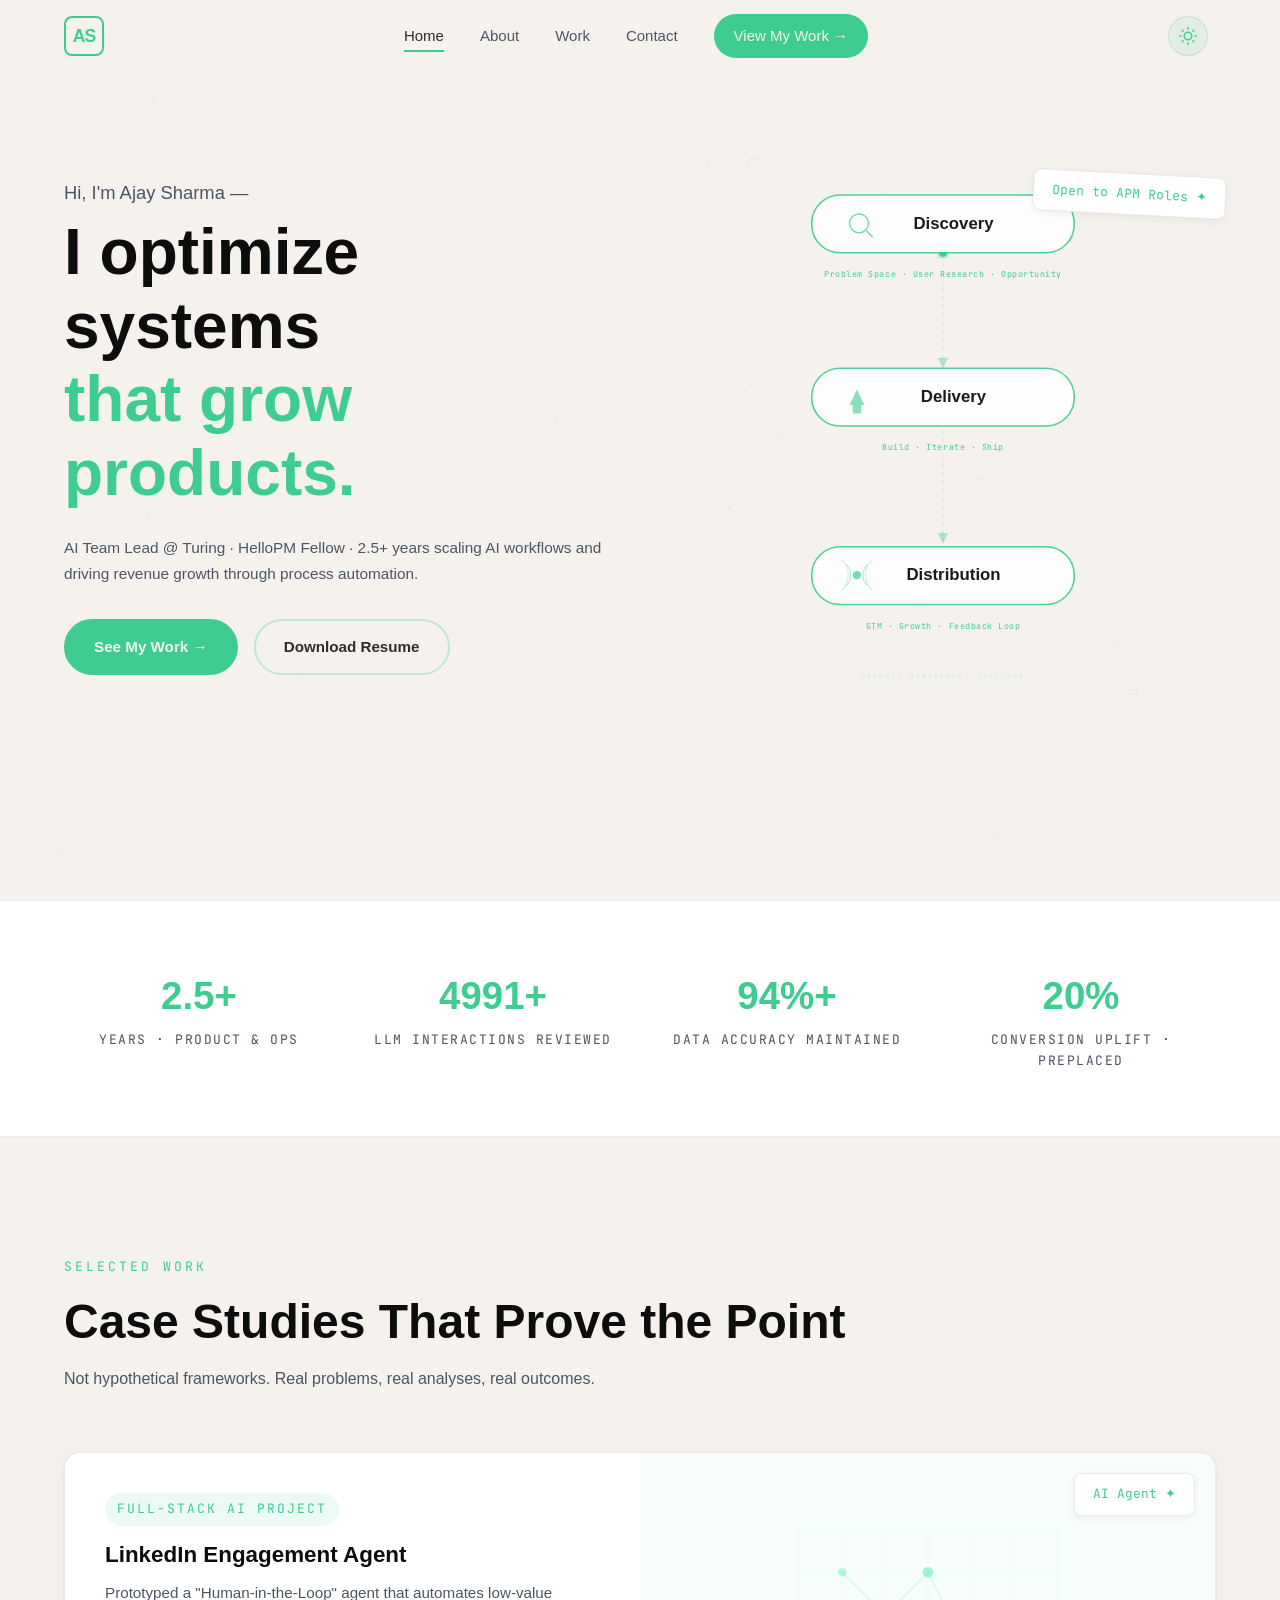
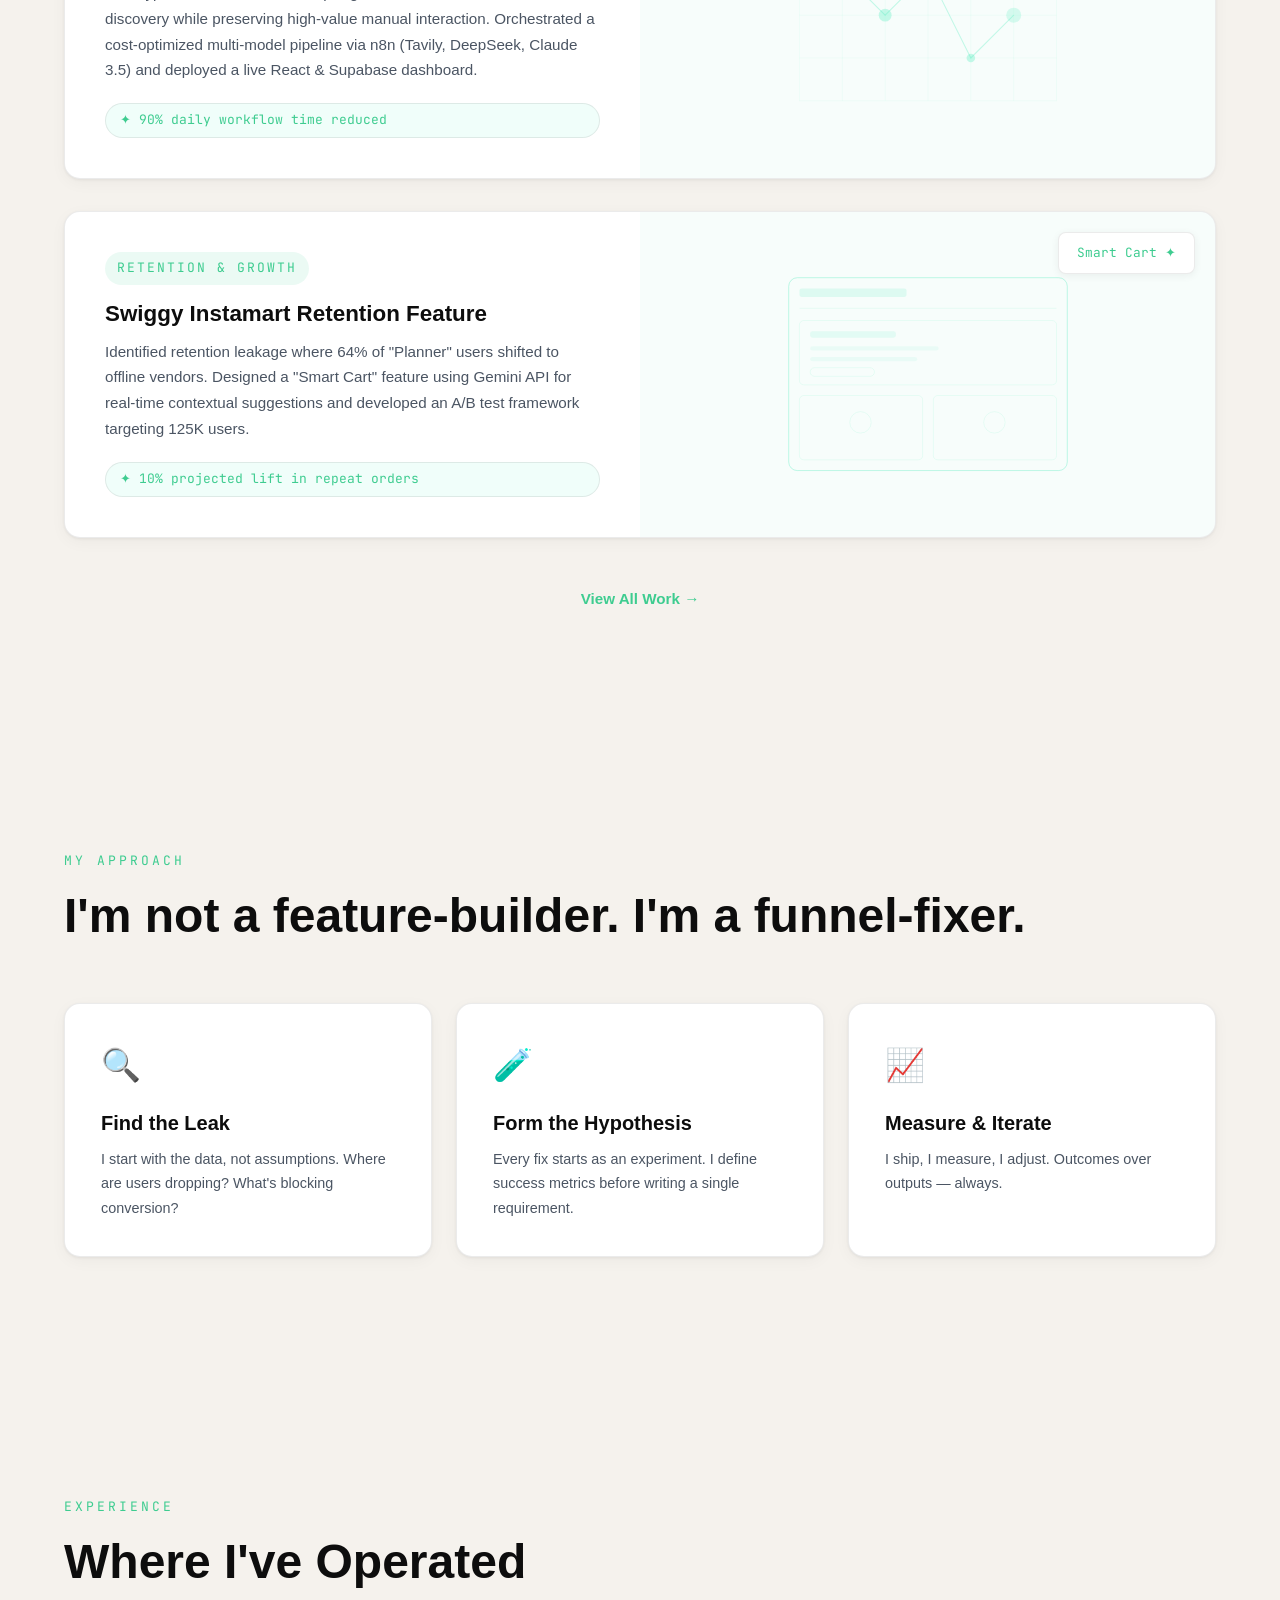
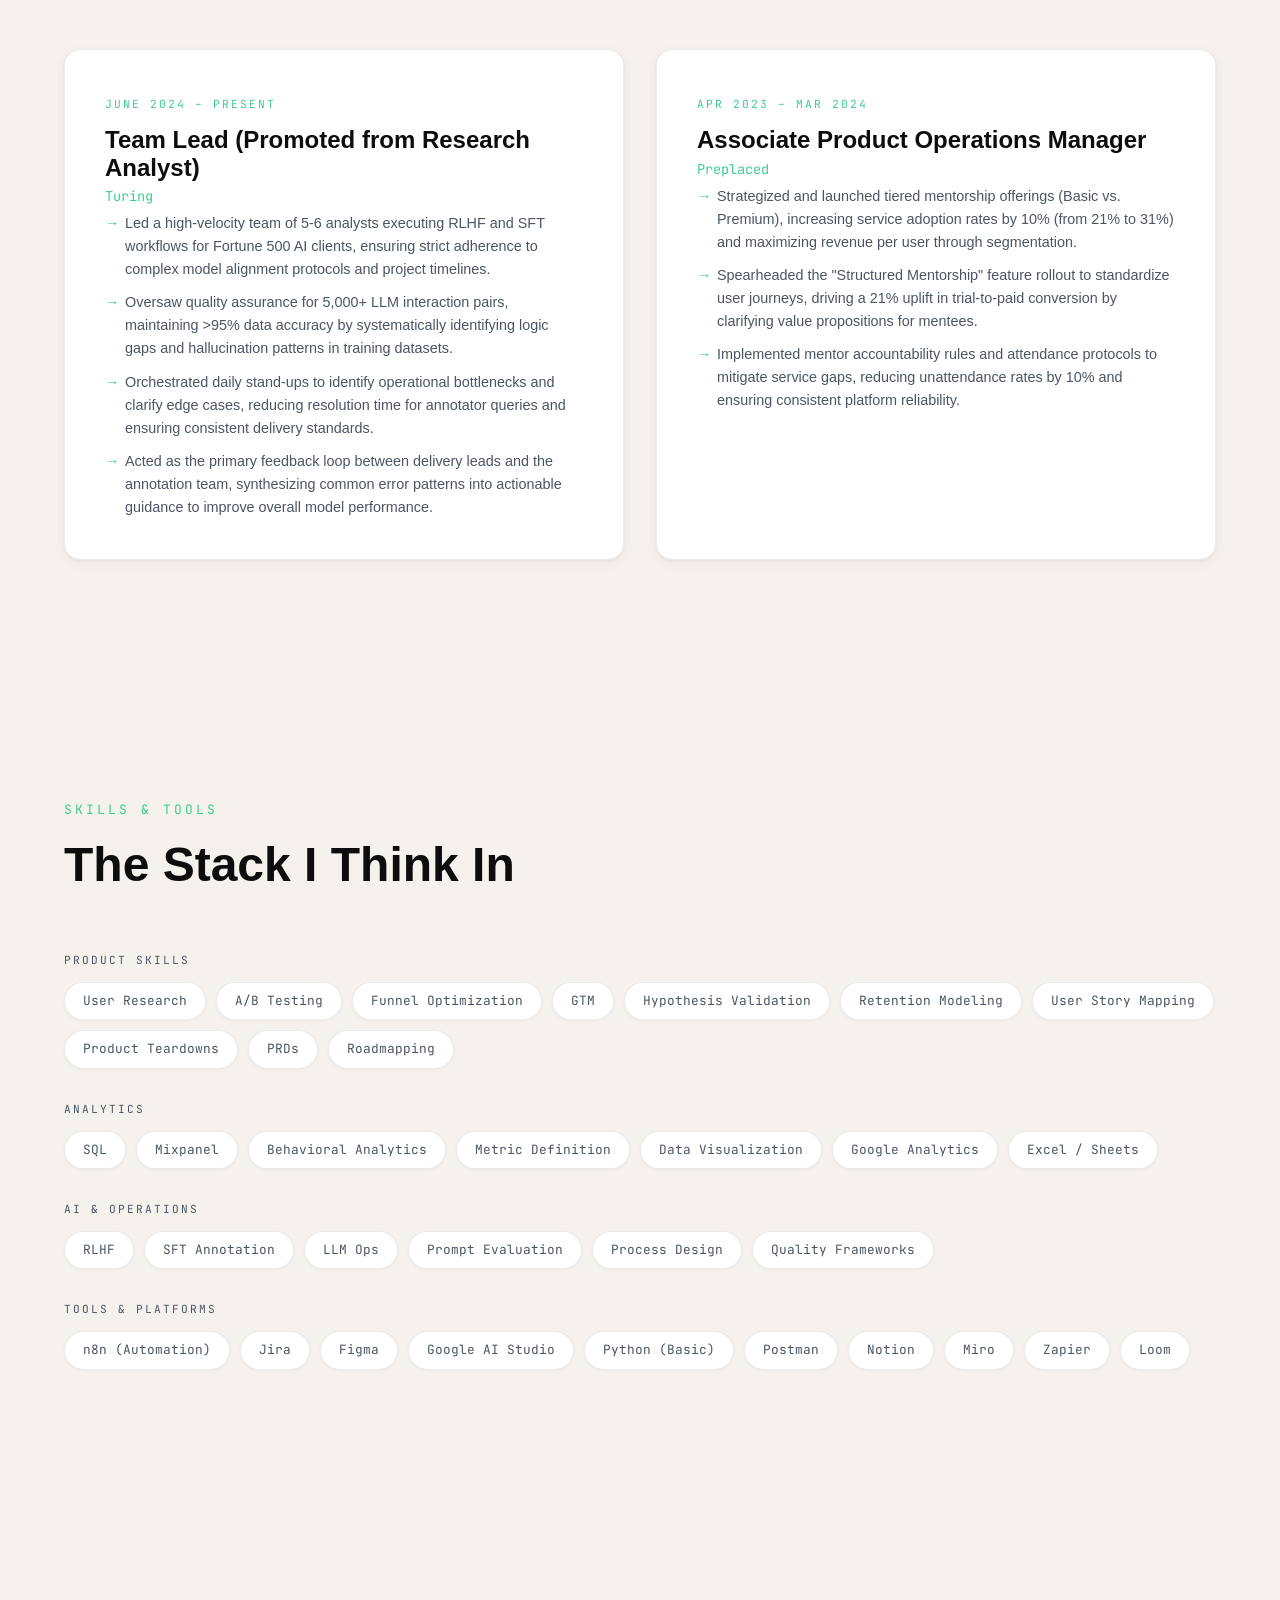
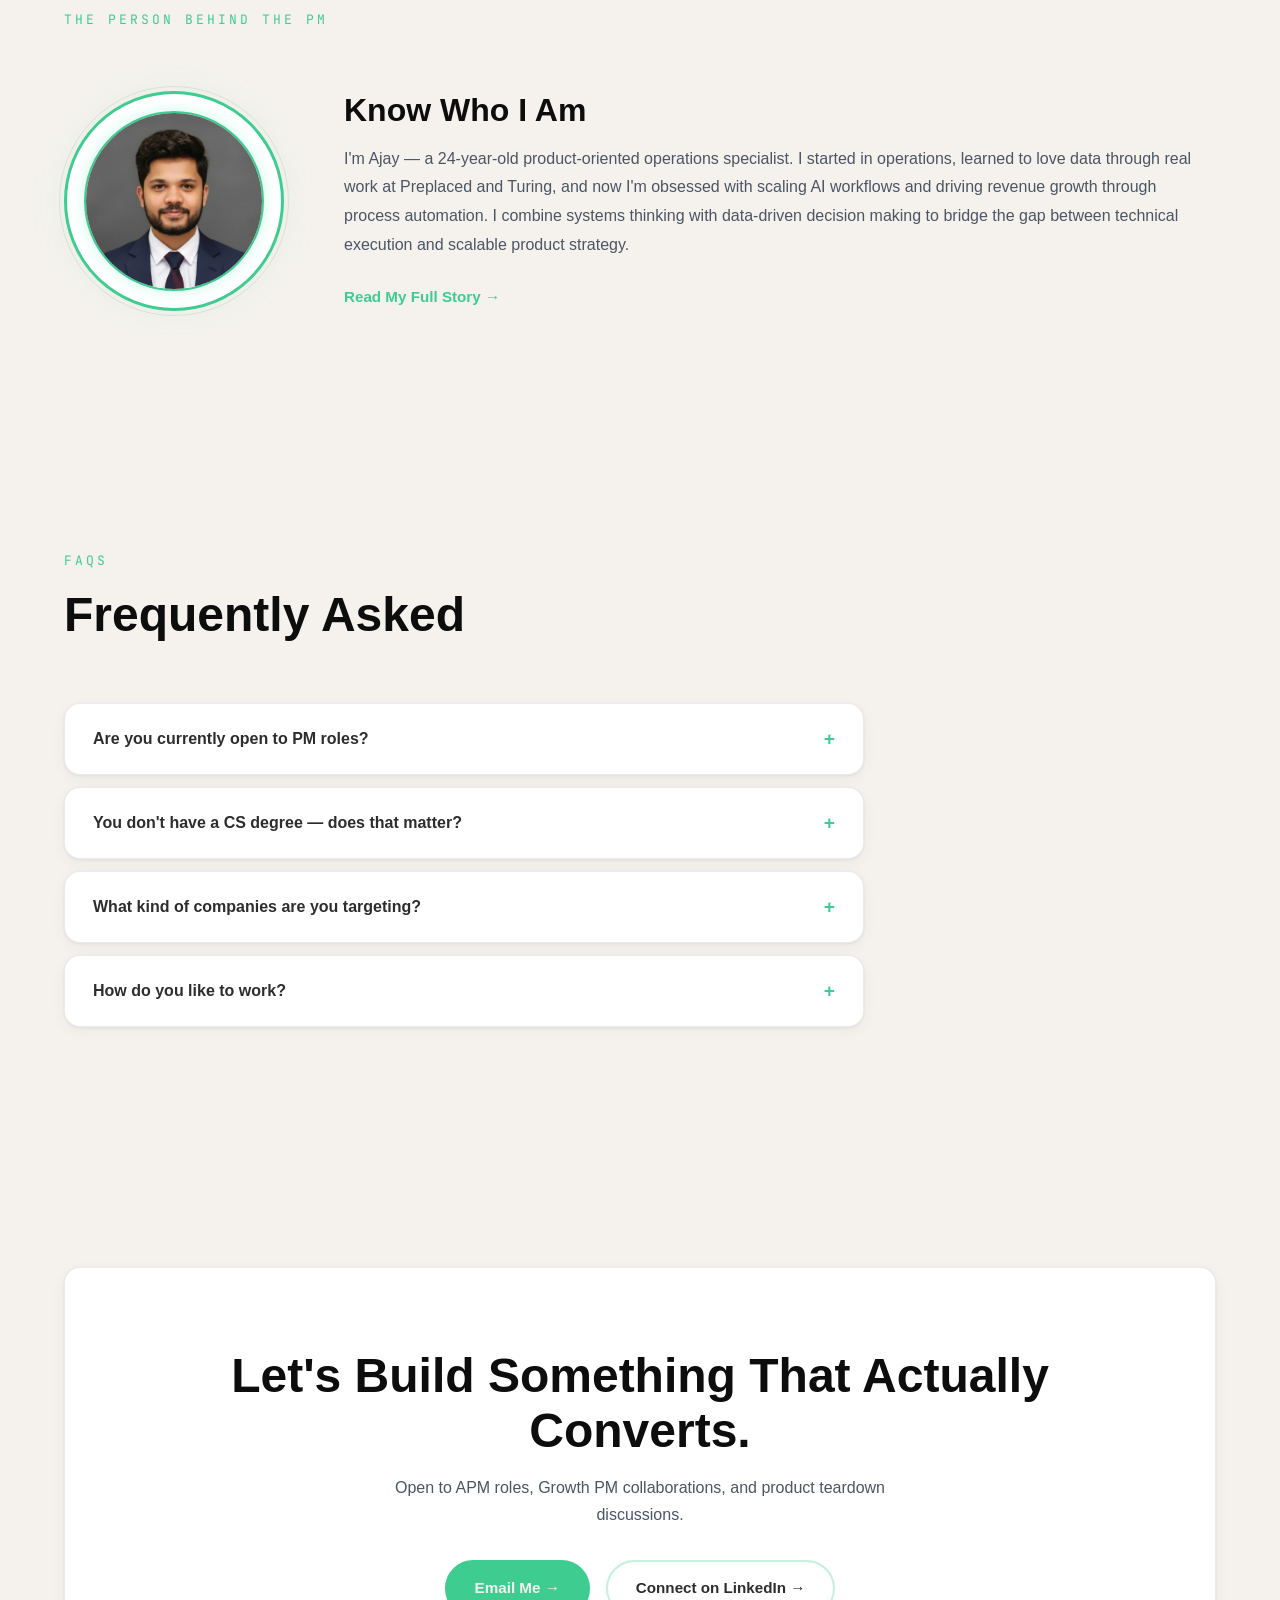
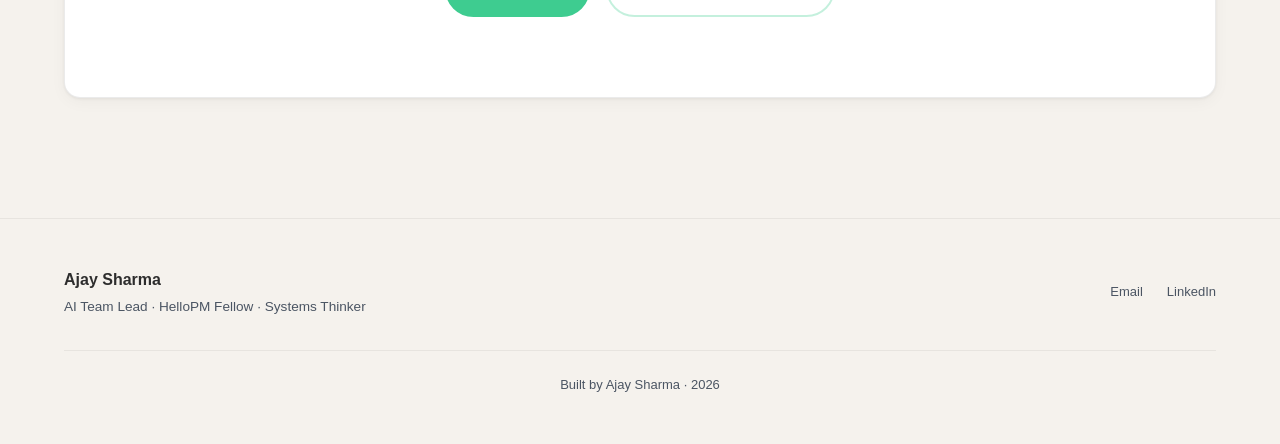
<file: index.html>
<!DOCTYPE html>
<html lang="en">

<head>
    <meta charset="UTF-8">
    <meta name="viewport" content="width=device-width, initial-scale=1.0">
    <title>Ajay Sharma — Product-Oriented Operations Specialist</title>
    <meta name="description"
        content="Product-oriented Operations Specialist with 2.5+ years scaling AI (RLHF) workflows and EdTech marketplaces. Combines systems thinking with data-driven decision making.">
    <meta property="og:title" content="Ajay Sharma — AI Team Lead @ Turing | HelloPM Fellow">
    <meta property="og:description"
        content="Product-oriented Operations Specialist with 2.5+ years scaling AI workflows and driving revenue growth through process automation.">
    <meta property="og:type" content="website">
    <link rel="icon"
        href="data:image/svg+xml,%3Csvg xmlns='http://www.w3.org/2000/svg' viewBox='0 0 64 64'%3E%3Ccircle cx='32' cy='32' r='32' fill='%230A0F0D'/%3E%3Ctext x='32' y='38' text-anchor='middle' fill='%2300E5A0' font-family='sans-serif' font-weight='600' font-size='24'%3EAS%3C/text%3E%3C/svg%3E">
    <link rel="stylesheet" href="css/style.css">
</head>

<body>

    <!-- ========== NAVBAR ========== -->
    <nav class="navbar" role="navigation" aria-label="Main navigation">
        <div class="container">
            <a href="index.html" class="nav-logo"><span>AS</span></a>
            <div class="nav-links">
                <a href="index.html">Home</a>
                <a href="about.html">About</a>
                <a href="work.html">Work</a>
                <a href="contact.html">Contact</a>
                <a href="work.html" class="nav-cta">View My Work →</a>
            </div>
            <button class="theme-toggle" aria-label="Toggle light/dark mode">
                <svg class="icon-sun" viewBox="0 0 24 24" fill="none" stroke="currentColor" stroke-width="2"
                    stroke-linecap="round" stroke-linejoin="round">
                    <circle cx="12" cy="12" r="5" />
                    <line x1="12" y1="1" x2="12" y2="3" />
                    <line x1="12" y1="21" x2="12" y2="23" />
                    <line x1="4.22" y1="4.22" x2="5.64" y2="5.64" />
                    <line x1="18.36" y1="18.36" x2="19.78" y2="19.78" />
                    <line x1="1" y1="12" x2="3" y2="12" />
                    <line x1="21" y1="12" x2="23" y2="12" />
                    <line x1="4.22" y1="19.78" x2="5.64" y2="18.36" />
                    <line x1="18.36" y1="5.64" x2="19.78" y2="4.22" />
                </svg>
                <svg class="icon-moon" viewBox="0 0 24 24" fill="none" stroke="currentColor" stroke-width="2"
                    stroke-linecap="round" stroke-linejoin="round">
                    <path d="M21 12.79A9 9 0 1 1 11.21 3 7 7 0 0 0 21 12.79z" />
                </svg>
            </button>
            <button class="nav-toggle" aria-label="Toggle navigation">
                <span></span><span></span><span></span>
            </button>
        </div>
    </nav>

    <main>

        <!-- ========== HERO ========== -->
        <section class="hero" id="hero">
            <canvas id="hero-canvas"></canvas>
            <div class="container">
                <div class="hero-grid">
                    <div class="hero-content">
                        <p class="hero-intro">Hi, I'm Ajay Sharma —</p>
                        <h1 class="hero-heading">
                            <span class="word">I</span>
                            <span class="word">optimize</span>
                            <span class="word">systems</span><br>
                            <span class="word accent-text">that</span>
                            <span class="word accent-text">grow</span>
                            <span class="word accent-text">products.</span>
                        </h1>
                        <p class="hero-sub">AI Team Lead @ Turing · HelloPM Fellow · 2.5+ years scaling AI workflows and
                            driving revenue growth through process automation.</p>
                        <div class="btn-group">
                            <a href="work.html" class="btn btn--primary">See My Work →</a>
                            <a href="assets/ajay_sharma_pm_resume.pdf" target="_blank" rel="noopener"
                                class="btn btn--secondary">Download
                                Resume</a>
                        </div>
                    </div>
                    <div class="hero-visual">
                        <div class="sticker sticker--hero">Open to APM Roles ✦</div>
                        <!-- PM Pipeline: Discovery → Delivery → Distribution -->
                        <svg class="hero-pipeline-svg" viewBox="0 0 400 520" fill="none"
                            xmlns="http://www.w3.org/2000/svg">
                            <style>
                                .hero-pipeline-svg {
                                    --pm-accent: #3ECC90;
                                    --pm-fill: #0F1A14;
                                    --pm-text: #EAEDE8;
                                    --pm-muted: rgba(62, 204, 144, 0.4);
                                }

                                [data-theme="light"] .hero-pipeline-svg {
                                    --pm-fill: #FFFFFF;
                                    --pm-text: #1a1a1a;
                                }

                                /* Sequential glow */
                                @keyframes nodeGlow1 {

                                    0%,
                                    100% {
                                        opacity: 0.35;
                                    }

                                    10%,
                                    30% {
                                        opacity: 1;
                                    }
                                }

                                @keyframes nodeGlow2 {

                                    0%,
                                    100% {
                                        opacity: 0.35;
                                    }

                                    40%,
                                    60% {
                                        opacity: 1;
                                    }
                                }

                                @keyframes nodeGlow3 {

                                    0%,
                                    100% {
                                        opacity: 0.35;
                                    }

                                    70%,
                                    90% {
                                        opacity: 1;
                                    }
                                }

                                @keyframes labelFade1 {

                                    0%,
                                    100% {
                                        opacity: 0;
                                    }

                                    10%,
                                    30% {
                                        opacity: 0.7;
                                    }
                                }

                                @keyframes labelFade2 {

                                    0%,
                                    100% {
                                        opacity: 0;
                                    }

                                    40%,
                                    60% {
                                        opacity: 0.7;
                                    }
                                }

                                @keyframes labelFade3 {

                                    0%,
                                    100% {
                                        opacity: 0;
                                    }

                                    70%,
                                    90% {
                                        opacity: 0.7;
                                    }
                                }

                                @keyframes pulseTravel {
                                    0% {
                                        offset-distance: 0%;
                                        opacity: 0;
                                    }

                                    5% {
                                        opacity: 1;
                                    }

                                    95% {
                                        opacity: 1;
                                    }

                                    100% {
                                        offset-distance: 100%;
                                        opacity: 0;
                                    }
                                }

                                .pm-stage-1 {
                                    animation: nodeGlow1 6s ease-in-out infinite;
                                }

                                .pm-stage-2 {
                                    animation: nodeGlow2 6s ease-in-out infinite;
                                }

                                .pm-stage-3 {
                                    animation: nodeGlow3 6s ease-in-out infinite;
                                }

                                .pm-label-1 {
                                    animation: labelFade1 6s ease-in-out infinite;
                                }

                                .pm-label-2 {
                                    animation: labelFade2 6s ease-in-out infinite;
                                }

                                .pm-label-3 {
                                    animation: labelFade3 6s ease-in-out infinite;
                                }

                                .pm-pulse {
                                    offset-path: path('M200,95 C200,95 200,140 200,140 C200,180 200,200 200,260 C200,300 200,320 200,320 C200,360 200,400 200,430');
                                    animation: pulseTravel 3s linear infinite;
                                }
                            </style>

                            <!-- Subtle grid background -->
                            <defs>
                                <pattern id="heroGrid" width="30" height="30" patternUnits="userSpaceOnUse">
                                    <path d="M 30 0 L 0 0 0 30" fill="none" stroke="var(--pm-accent)"
                                        stroke-width="0.12" opacity="0.2" />
                                </pattern>
                                <filter id="glowFilter">
                                    <feGaussianBlur stdDeviation="4" result="blur" />
                                    <feMerge>
                                        <feMergeNode in="blur" />
                                        <feMergeNode in="SourceGraphic" />
                                    </feMerge>
                                </filter>
                            </defs>
                            <rect width="400" height="520" fill="url(#heroGrid)" opacity="0.5" />

                            <!-- ====== CONNECTING PATH ====== -->
                            <path d="M200 95 L200 200" stroke="var(--pm-accent)" stroke-width="1" stroke-dasharray="4 4"
                                opacity="0.2">
                                <animate attributeName="stroke-dashoffset" values="0;-16" dur="1.5s"
                                    repeatCount="indefinite" />
                            </path>
                            <path d="M200 260 L200 370" stroke="var(--pm-accent)" stroke-width="1"
                                stroke-dasharray="4 4" opacity="0.2">
                                <animate attributeName="stroke-dashoffset" values="0;-16" dur="1.5s" begin="0.5s"
                                    repeatCount="indefinite" />
                            </path>

                            <!-- Traveling pulse dot along full path -->
                            <circle r="4" fill="var(--pm-accent)" class="pm-pulse" filter="url(#glowFilter)" />

                            <!-- ====== NODE 1: DISCOVERY ====== -->
                            <g class="pm-stage-1">
                                <rect x="75" y="40" width="250" height="55" rx="27" fill="var(--pm-fill)"
                                    stroke="var(--pm-accent)" stroke-width="1.5" opacity="0.9" />
                                <!-- Magnifying glass icon -->
                                <circle cx="120" cy="67" r="9" stroke="var(--pm-accent)" stroke-width="1.2" fill="none"
                                    opacity="0.8" />
                                <line x1="127" y1="74" x2="133" y2="80" stroke="var(--pm-accent)" stroke-width="1.2"
                                    opacity="0.8" />
                                <!-- Label -->
                                <text x="210" y="72" text-anchor="middle" fill="var(--pm-text)"
                                    font-family="Inter, sans-serif" font-size="16" font-weight="600">Discovery</text>
                            </g>
                            <!-- Micro-label -->
                            <text x="200" y="118" text-anchor="middle" fill="var(--pm-accent)"
                                font-family="JetBrains Mono, monospace" font-size="8" letter-spacing="0.5"
                                class="pm-label-1">Problem Space · User Research · Opportunity</text>

                            <!-- ====== ARROW 1→2 ====== -->
                            <polygon points="195,195 200,205 205,195" fill="var(--pm-accent)" opacity="0.4" />

                            <!-- ====== NODE 2: DELIVERY ====== -->
                            <g class="pm-stage-2">
                                <rect x="75" y="205" width="250" height="55" rx="27" fill="var(--pm-fill)"
                                    stroke="var(--pm-accent)" stroke-width="1.5" opacity="0.9" />
                                <!-- Rocket icon -->
                                <path d="M118 225 L125 240 L122 240 L122 248 L114 248 L114 240 L111 240 Z"
                                    fill="var(--pm-accent)" opacity="0.6" />
                                <!-- Label -->
                                <text x="210" y="237" text-anchor="middle" fill="var(--pm-text)"
                                    font-family="Inter, sans-serif" font-size="16" font-weight="600">Delivery</text>
                            </g>
                            <!-- Micro-label -->
                            <text x="200" y="283" text-anchor="middle" fill="var(--pm-accent)"
                                font-family="JetBrains Mono, monospace" font-size="8" letter-spacing="0.5"
                                class="pm-label-2">Build · Iterate · Ship</text>

                            <!-- ====== ARROW 2→3 ====== -->
                            <polygon points="195,362 200,372 205,362" fill="var(--pm-accent)" opacity="0.4" />

                            <!-- ====== NODE 3: DISTRIBUTION ====== -->
                            <g class="pm-stage-3">
                                <rect x="75" y="375" width="250" height="55" rx="27" fill="var(--pm-fill)"
                                    stroke="var(--pm-accent)" stroke-width="1.5" opacity="0.9" />
                                <!-- Signal/broadcast icon -->
                                <circle cx="118" cy="402" r="4" fill="var(--pm-accent)" opacity="0.7" />
                                <path d="M108 392 A14 14 0 0 1 108 412" fill="none" stroke="var(--pm-accent)"
                                    stroke-width="1" opacity="0.4" />
                                <path d="M103 387 A20 20 0 0 1 103 417" fill="none" stroke="var(--pm-accent)"
                                    stroke-width="1" opacity="0.25" />
                                <path d="M128 392 A14 14 0 0 0 128 412" fill="none" stroke="var(--pm-accent)"
                                    stroke-width="1" opacity="0.4" />
                                <path d="M133 387 A20 20 0 0 0 133 417" fill="none" stroke="var(--pm-accent)"
                                    stroke-width="1" opacity="0.25" />
                                <!-- Label -->
                                <text x="210" y="407" text-anchor="middle" fill="var(--pm-text)"
                                    font-family="Inter, sans-serif" font-size="16" font-weight="600">Distribution</text>
                            </g>
                            <!-- Micro-label -->
                            <text x="200" y="453" text-anchor="middle" fill="var(--pm-accent)"
                                font-family="JetBrains Mono, monospace" font-size="8" letter-spacing="0.5"
                                class="pm-label-3">GTM · Growth · Feedback Loop</text>

                            <!-- Corner brackets -->
                            <path d="M15 15 L15 5 L25 5" stroke="var(--pm-accent)" stroke-width="0.5" opacity="0.2" />
                            <path d="M385 505 L385 515 L375 515" stroke="var(--pm-accent)" stroke-width="0.5"
                                opacity="0.2" />

                            <!-- Bottom annotation -->
                            <text x="200" y="500" text-anchor="middle" fill="var(--pm-accent)"
                                font-family="JetBrains Mono, monospace" font-size="6.5" letter-spacing="2"
                                opacity="0.2">PRODUCT MANAGEMENT PIPELINE</text>
                        </svg>
                    </div>
                </div>
            </div>
        </section>

        <!-- ========== METRICS STRIP ========== -->
        <section class="metrics-strip">
            <div class="container">
                <div class="metrics-grid">
                    <div class="metric-item fade-in-up">
                        <div class="metric-value" data-count="2.5" data-suffix="+">0</div>
                        <div class="metric-label">Years · Product & Ops</div>
                    </div>
                    <div class="metric-item fade-in-up">
                        <div class="metric-value" data-count="5000" data-suffix="+">0</div>
                        <div class="metric-label">LLM Interactions Reviewed</div>
                    </div>
                    <div class="metric-item fade-in-up">
                        <div class="metric-value" data-count="95" data-suffix="%+">0</div>
                        <div class="metric-label">Data Accuracy Maintained</div>
                    </div>
                    <div class="metric-item fade-in-up">
                        <div class="metric-value" data-count="21" data-suffix="%">0</div>
                        <div class="metric-label">Conversion Uplift · Preplaced</div>
                    </div>
                </div>
            </div>
        </section>

        <!-- ========== FEATURED WORK ========== -->
        <section id="work">
            <div class="container">
                <div class="section-header fade-in-up">
                    <span class="section-label">Selected Work</span>
                    <h2>Case Studies That Prove the Point</h2>
                    <p>Not hypothetical frameworks. Real problems, real analyses, real outcomes.</p>
                </div>

                <div class="case-cards-stack">
                    <!-- Card 1 — LinkedIn Engagement Agent (Feb 2026) -->
                    <article class="case-card fade-in-up">
                        <div class="case-card-inner">
                            <div class="case-card-content">
                                <span class="tag">Full-Stack AI Project</span>
                                <h3>LinkedIn Engagement Agent</h3>
                                <p>Prototyped a "Human-in-the-Loop" agent that automates low-value discovery while
                                    preserving high-value manual interaction. Orchestrated a cost-optimized multi-model
                                    pipeline via n8n (Tavily, DeepSeek, Claude 3.5) and deployed a live React &amp;
                                    Supabase dashboard.</p>
                                <span class="metric-pill">&#10022; 90% daily workflow time reduced</span>
                            </div>
                            <div class="case-card-visual">
                                <div class="sticker">AI Agent &#10022;</div>
                                <svg viewBox="0 0 280 200" fill="none" xmlns="http://www.w3.org/2000/svg">
                                    <line x1="20" y1="20" x2="20" y2="180" stroke="#00E5A0" stroke-width="0.3"
                                        opacity="0.2" />
                                    <line x1="60" y1="20" x2="60" y2="180" stroke="#00E5A0" stroke-width="0.3"
                                        opacity="0.2" />
                                    <line x1="100" y1="20" x2="100" y2="180" stroke="#00E5A0" stroke-width="0.3"
                                        opacity="0.2" />
                                    <line x1="140" y1="20" x2="140" y2="180" stroke="#00E5A0" stroke-width="0.3"
                                        opacity="0.2" />
                                    <line x1="180" y1="20" x2="180" y2="180" stroke="#00E5A0" stroke-width="0.3"
                                        opacity="0.2" />
                                    <line x1="220" y1="20" x2="220" y2="180" stroke="#00E5A0" stroke-width="0.3"
                                        opacity="0.2" />
                                    <line x1="260" y1="20" x2="260" y2="180" stroke="#00E5A0" stroke-width="0.3"
                                        opacity="0.2" />
                                    <line x1="20" y1="20" x2="260" y2="20" stroke="#00E5A0" stroke-width="0.3"
                                        opacity="0.2" />
                                    <line x1="20" y1="60" x2="260" y2="60" stroke="#00E5A0" stroke-width="0.3"
                                        opacity="0.2" />
                                    <line x1="20" y1="100" x2="260" y2="100" stroke="#00E5A0" stroke-width="0.3"
                                        opacity="0.2" />
                                    <line x1="20" y1="140" x2="260" y2="140" stroke="#00E5A0" stroke-width="0.3"
                                        opacity="0.2" />
                                    <line x1="20" y1="180" x2="260" y2="180" stroke="#00E5A0" stroke-width="0.3"
                                        opacity="0.2" />
                                    <circle cx="60" cy="60" r="4" fill="#00E5A0" opacity="0.4" />
                                    <circle cx="140" cy="60" r="5" fill="#00E5A0" opacity="0.5" />
                                    <circle cx="100" cy="100" r="6" fill="#00E5A0" opacity="0.3" />
                                    <circle cx="220" cy="100" r="7" fill="#00E5A0" opacity="0.2" />
                                    <circle cx="180" cy="140" r="4" fill="#00E5A0" opacity="0.3" />
                                    <polyline points="60,60 100,100 140,60 180,140 220,100" stroke="#00E5A0"
                                        stroke-width="1" fill="none" opacity="0.3" />
                                </svg>
                            </div>
                        </div>
                    </article>

                    <!-- Card 2 — Swiggy Instamart Retention Feature (Dec 2025 - Jan 2026) -->
                    <article class="case-card fade-in-up">
                        <div class="case-card-inner">
                            <div class="case-card-content">
                                <span class="tag">Retention &amp; Growth</span>
                                <h3>Swiggy Instamart Retention Feature</h3>
                                <p>Identified retention leakage where 64% of "Planner" users shifted to offline vendors.
                                    Designed a "Smart Cart" feature using Gemini API for real-time contextual
                                    suggestions and developed an A/B test framework targeting 125K users.</p>
                                <span class="metric-pill">&#10022; 10% projected lift in repeat orders</span>
                            </div>
                            <div class="case-card-visual">
                                <div class="sticker">Smart Cart &#10022;</div>
                                <svg viewBox="0 0 280 200" fill="none" xmlns="http://www.w3.org/2000/svg">
                                    <rect x="10" y="10" width="260" height="180" rx="8" stroke="#00E5A0"
                                        stroke-width="0.8" opacity="0.4" />
                                    <rect x="20" y="20" width="100" height="8" rx="2" fill="#00E5A0" opacity="0.15" />
                                    <rect x="20" y="38" width="240" height="1" fill="#00E5A0" opacity="0.1" />
                                    <rect x="20" y="50" width="240" height="60" rx="4" stroke="#00E5A0"
                                        stroke-width="0.5" opacity="0.2" />
                                    <rect x="30" y="60" width="80" height="6" rx="2" fill="#00E5A0" opacity="0.12" />
                                    <rect x="30" y="74" width="120" height="4" rx="2" fill="#00E5A0" opacity="0.08" />
                                    <rect x="30" y="84" width="100" height="4" rx="2" fill="#00E5A0" opacity="0.08" />
                                    <rect x="30" y="94" width="60" height="8" rx="4" stroke="#00E5A0" stroke-width="0.5"
                                        opacity="0.2" />
                                    <rect x="20" y="120" width="115" height="60" rx="4" stroke="#00E5A0"
                                        stroke-width="0.5" opacity="0.2" />
                                    <rect x="145" y="120" width="115" height="60" rx="4" stroke="#00E5A0"
                                        stroke-width="0.5" opacity="0.2" />
                                    <circle cx="77" cy="145" r="10" stroke="#00E5A0" stroke-width="0.5" opacity="0.2" />
                                    <circle cx="202" cy="145" r="10" stroke="#00E5A0" stroke-width="0.5"
                                        opacity="0.2" />
                                </svg>
                            </div>
                        </div>
                    </article>
                </div>

                <div style="text-align: center; margin-top: 48px;" class="fade-in-up">
                    <a href="work.html" class="text-link">View All Work →</a>
                </div>
            </div>
        </section>

        <!-- ========== MY APPROACH ========== -->
        <section id="approach">
            <div class="container">
                <div class="section-header fade-in-up">
                    <span class="section-label">My Approach</span>
                    <h2>I'm not a feature-builder. I'm a funnel-fixer.</h2>
                </div>
                <div class="approach-grid stagger-children">
                    <div class="approach-card fade-in-up">
                        <div class="approach-icon">🔍</div>
                        <h4>Find the Leak</h4>
                        <p>I start with the data, not assumptions. Where are users dropping? What's blocking conversion?
                        </p>
                    </div>
                    <div class="approach-card fade-in-up">
                        <div class="approach-icon">🧪</div>
                        <h4>Form the Hypothesis</h4>
                        <p>Every fix starts as an experiment. I define success metrics before writing a single
                            requirement.</p>
                    </div>
                    <div class="approach-card fade-in-up">
                        <div class="approach-icon">📈</div>
                        <h4>Measure & Iterate</h4>
                        <p>I ship, I measure, I adjust. Outcomes over outputs — always.</p>
                    </div>
                </div>
            </div>
        </section>

        <!-- ========== EXPERIENCE ========== -->
        <section id="experience">
            <div class="container">
                <div class="section-header fade-in-up">
                    <span class="section-label">Experience</span>
                    <h2>Where I've Operated</h2>
                </div>
                <div class="experience-grid stagger-children">
                    <div class="experience-card fade-in-up">
                        <span class="tag">June 2024 &#8211; Present</span>
                        <h3>Team Lead (Promoted from Research Analyst)</h3>
                        <p class="company">Turing</p>
                        <ul>
                            <li>Led a high-velocity team of 5-6 analysts executing RLHF and SFT workflows for Fortune
                                500 AI clients, ensuring strict adherence to complex model alignment protocols and
                                project timelines.</li>
                            <li>Oversaw quality assurance for 5,000+ LLM interaction pairs, maintaining &gt;95% data
                                accuracy by systematically identifying logic gaps and hallucination patterns in training
                                datasets.</li>
                            <li>Orchestrated daily stand-ups to identify operational bottlenecks and clarify edge cases,
                                reducing resolution time for annotator queries and ensuring consistent delivery
                                standards.</li>
                            <li>Acted as the primary feedback loop between delivery leads and the annotation team,
                                synthesizing common error patterns into actionable guidance to improve overall model
                                performance.</li>
                        </ul>
                    </div>
                    <div class="experience-card fade-in-up">
                        <span class="tag">Apr 2023 &#8211; Mar 2024</span>
                        <h3>Associate Product Operations Manager</h3>
                        <p class="company">Preplaced</p>
                        <ul>
                            <li>Strategized and launched tiered mentorship offerings (Basic vs. Premium), increasing
                                service adoption rates by 10% (from 21% to 31%) and maximizing revenue per user through
                                segmentation.</li>
                            <li>Spearheaded the "Structured Mentorship" feature rollout to standardize user journeys,
                                driving a 21% uplift in trial-to-paid conversion by clarifying value propositions for
                                mentees.</li>
                            <li>Implemented mentor accountability rules and attendance protocols to mitigate service
                                gaps, reducing unattendance rates by 10% and ensuring consistent platform reliability.
                            </li>
                        </ul>
                    </div>
                </div>
            </div>
        </section>

        <!-- ========== SKILLS & TOOLS ========== -->
        <section id="skills">
            <div class="container">
                <div class="section-header fade-in-up">
                    <span class="section-label">Skills & Tools</span>
                    <h2>The Stack I Think In</h2>
                </div>
                <div class="fade-in-up">
                    <div class="skills-category">
                        <div class="skills-category-label">Product Skills</div>
                        <div class="skills-pills">
                            <span class="skill-pill">User Research</span>
                            <span class="skill-pill">A/B Testing</span>
                            <span class="skill-pill">Funnel Optimization</span>
                            <span class="skill-pill">GTM</span>
                            <span class="skill-pill">Hypothesis Validation</span>
                            <span class="skill-pill">Retention Modeling</span>
                            <span class="skill-pill">User Story Mapping</span>
                            <span class="skill-pill">Product Teardowns</span>
                            <span class="skill-pill">PRDs</span>
                            <span class="skill-pill">Roadmapping</span>
                        </div>
                    </div>
                    <div class="skills-category">
                        <div class="skills-category-label">Analytics</div>
                        <div class="skills-pills">
                            <span class="skill-pill">SQL</span>
                            <span class="skill-pill">Mixpanel</span>
                            <span class="skill-pill">Behavioral Analytics</span>
                            <span class="skill-pill">Metric Definition</span>
                            <span class="skill-pill">Data Visualization</span>
                            <span class="skill-pill">Google Analytics</span>
                            <span class="skill-pill">Excel / Sheets</span>
                        </div>
                    </div>
                    <div class="skills-category">
                        <div class="skills-category-label">AI &amp; Operations</div>
                        <div class="skills-pills">
                            <span class="skill-pill">RLHF</span>
                            <span class="skill-pill">SFT Annotation</span>
                            <span class="skill-pill">LLM Ops</span>
                            <span class="skill-pill">Prompt Evaluation</span>
                            <span class="skill-pill">Process Design</span>
                            <span class="skill-pill">Quality Frameworks</span>
                        </div>
                    </div>
                    <div class="skills-category">
                        <div class="skills-category-label">Tools &amp; Platforms</div>
                        <div class="skills-pills">
                            <span class="skill-pill">n8n (Automation)</span>
                            <span class="skill-pill">Jira</span>
                            <span class="skill-pill">Figma</span>
                            <span class="skill-pill">Google AI Studio</span>
                            <span class="skill-pill">Python (Basic)</span>
                            <span class="skill-pill">Postman</span>
                            <span class="skill-pill">Notion</span>
                            <span class="skill-pill">Miro</span>
                            <span class="skill-pill">Zapier</span>
                            <span class="skill-pill">Loom</span>
                        </div>
                    </div>
                </div>
            </div>
        </section>

        <!-- ========== ABOUT STRIP ========== -->
        <section id="about-strip">
            <div class="container">
                <div class="section-header fade-in-up">
                    <span class="section-label">The Person Behind the PM</span>
                </div>
                <div class="about-strip fade-in-up">
                    <div class="portrait-placeholder">
                        <img src="assets/ajay.jpg" alt="Ajay Sharma" class="portrait">
                    </div>
                    <div class="about-strip-content">
                        <h2>Know Who I Am</h2>
                        <p>I'm Ajay — a 24-year-old product-oriented operations specialist. I started in operations,
                            learned to love data through real work at Preplaced and Turing, and now I'm obsessed with
                            scaling AI workflows and driving revenue growth through process automation. I combine
                            systems thinking with data-driven decision making to bridge the gap between technical
                            execution and scalable product strategy.</p>
                        <a href="about.html" class="text-link">Read My Full Story →</a>
                    </div>
                </div>
            </div>
        </section>

        <!-- ========== FAQ ========== -->
        <section id="faq">
            <div class="container">
                <div class="section-header fade-in-up">
                    <span class="section-label">FAQs</span>
                    <h2>Frequently Asked</h2>
                </div>
                <div class="faq-list fade-in-up">
                    <div class="faq-item">
                        <button class="faq-question">
                            Are you currently open to PM roles?
                            <span class="faq-icon">+</span>
                        </button>
                        <div class="faq-answer">
                            <div class="faq-answer-inner">
                                <p>Yes — actively seeking APM and Product Analyst roles at data-driven B2C or B2B SaaS
                                    companies, particularly in fintech, edtech, or AI-focused products.</p>
                            </div>
                        </div>
                    </div>
                    <div class="faq-item">
                        <button class="faq-question">
                            You don't have a CS degree — does that matter?
                            <span class="faq-icon">+</span>
                        </button>
                        <div class="faq-answer">
                            <div class="faq-answer-inner">
                                <p>Not in practice. My work at Preplaced and Turing involved real product and systems
                                    thinking. I'm also deep in structured PM education. What matters is the quality of
                                    thinking — and that's what my portfolio demonstrates.</p>
                            </div>
                        </div>
                    </div>
                    <div class="faq-item">
                        <button class="faq-question">
                            What kind of companies are you targeting?
                            <span class="faq-icon">+</span>
                        </button>
                        <div class="faq-answer">
                            <div class="faq-answer-inner">
                                <p>Companies where the growth team owns a metric, not just a feature list. Teams that
                                    run experiments, analyze cohorts, and care about activation and retention as much as
                                    acquisition.</p>
                            </div>
                        </div>
                    </div>
                    <div class="faq-item">
                        <button class="faq-question">
                            How do you like to work?
                            <span class="faq-icon">+</span>
                        </button>
                        <div class="faq-answer">
                            <div class="faq-answer-inner">
                                <p>Autonomously with clear metrics. Give me the "what to move" and I'll find the "how."
                                    I prefer data over opinions and outcomes over activity.</p>
                            </div>
                        </div>
                    </div>
                </div>
            </div>
        </section>

        <!-- ========== CONTACT CTA ========== -->
        <section id="contact-cta">
            <div class="container">
                <div class="contact-cta fade-in-up">
                    <h2>Let's Build Something That Actually Converts.</h2>
                    <p>Open to APM roles, Growth PM collaborations, and product teardown discussions.</p>
                    <div class="btn-group">
                        <a href="mailto:sharma.ajay.jobs@gmail.com" class="btn btn--primary">Email Me →</a>
                        <a href="https://www.linkedin.com/in/workwithajay/" target="_blank" rel="noopener"
                            class="btn btn--secondary">Connect on LinkedIn →</a>
                    </div>
                </div>
            </div>
        </section>

    </main>

    <!-- ========== FOOTER ========== -->
    <footer class="footer">
        <div class="container">
            <div class="footer-inner">
                <div class="footer-left">
                    <span class="footer-name">Ajay Sharma</span>
                    <span class="footer-tagline">AI Team Lead · HelloPM Fellow · Systems Thinker</span>
                </div>
                <div class="footer-links">
                    <a href="mailto:sharma.ajay.jobs@gmail.com">Email</a>
                    <a href="https://www.linkedin.com/in/workwithajay/" target="_blank" rel="noopener">LinkedIn</a>
                </div>
            </div>
            <div class="footer-credit">
                Built by Ajay Sharma · 2026
            </div>
        </div>
    </footer>

    <script src="js/main.js"></script>
</body>

</html>
</file>
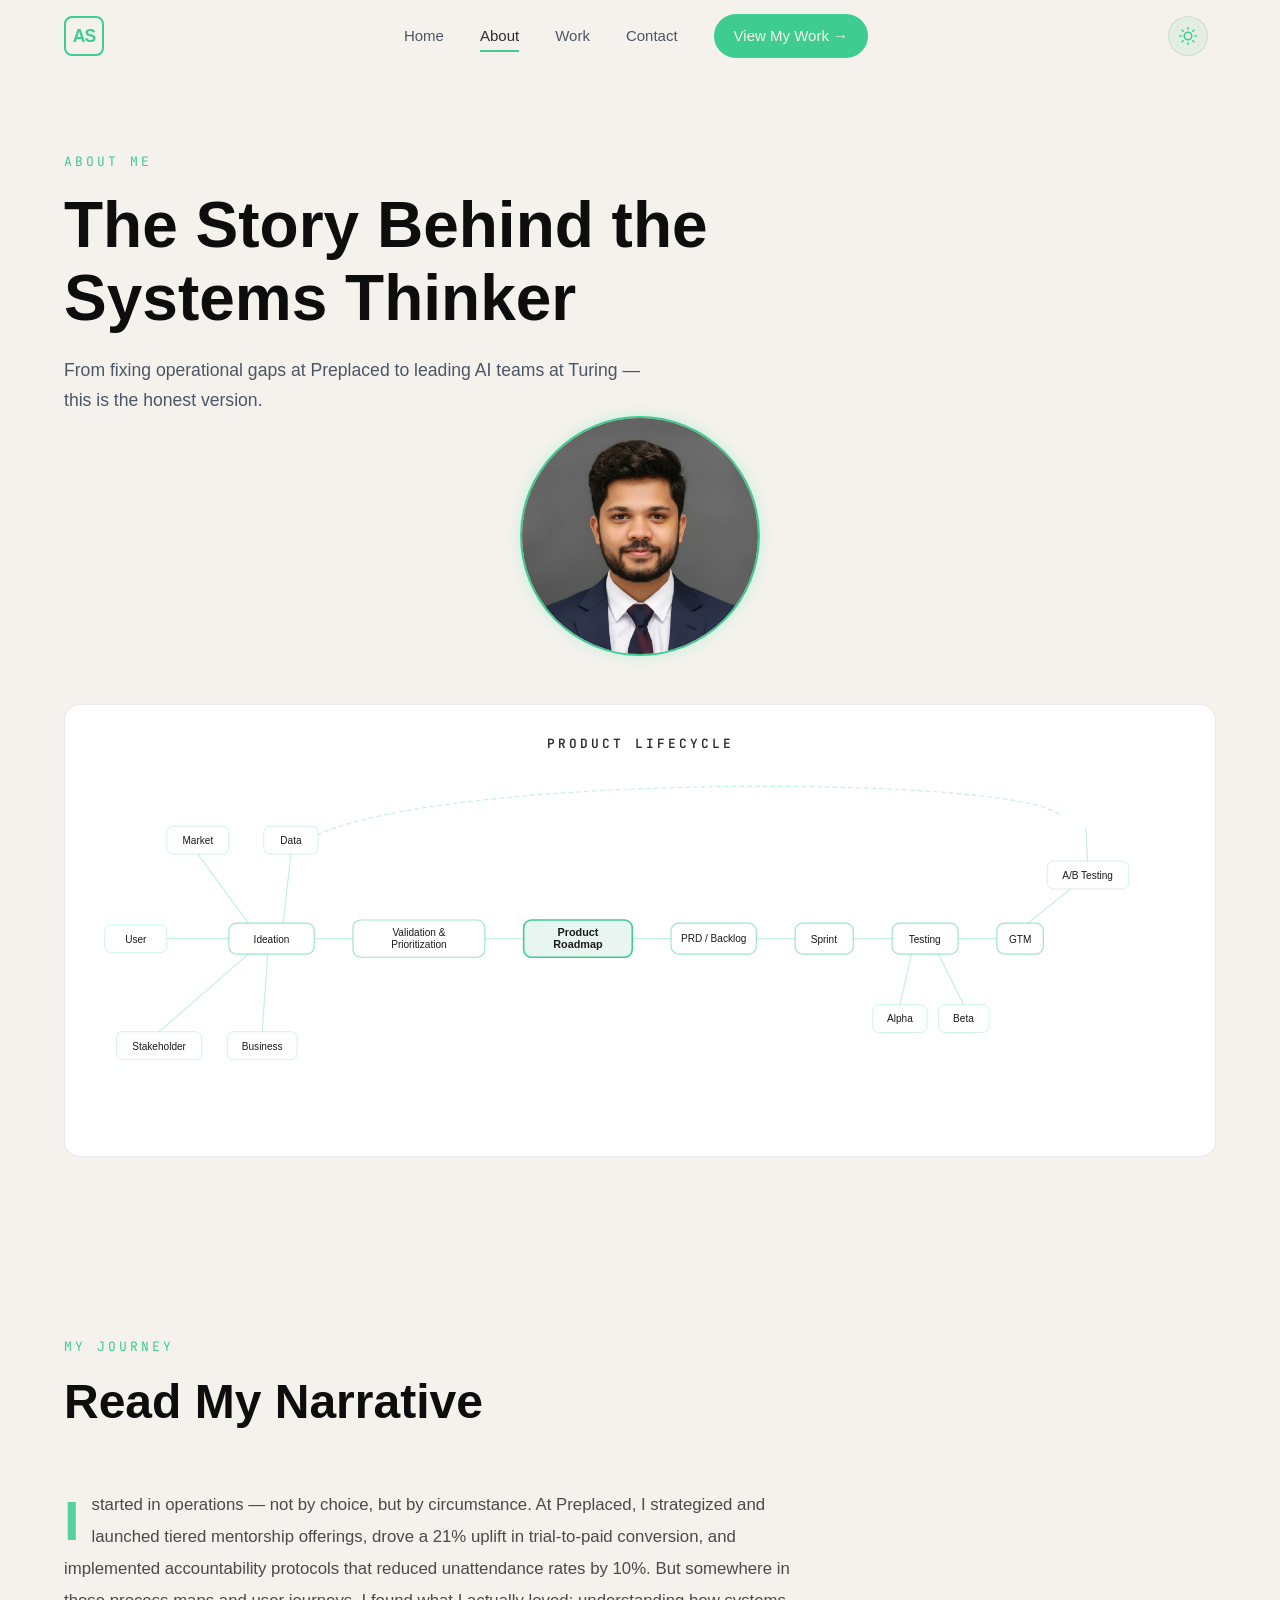
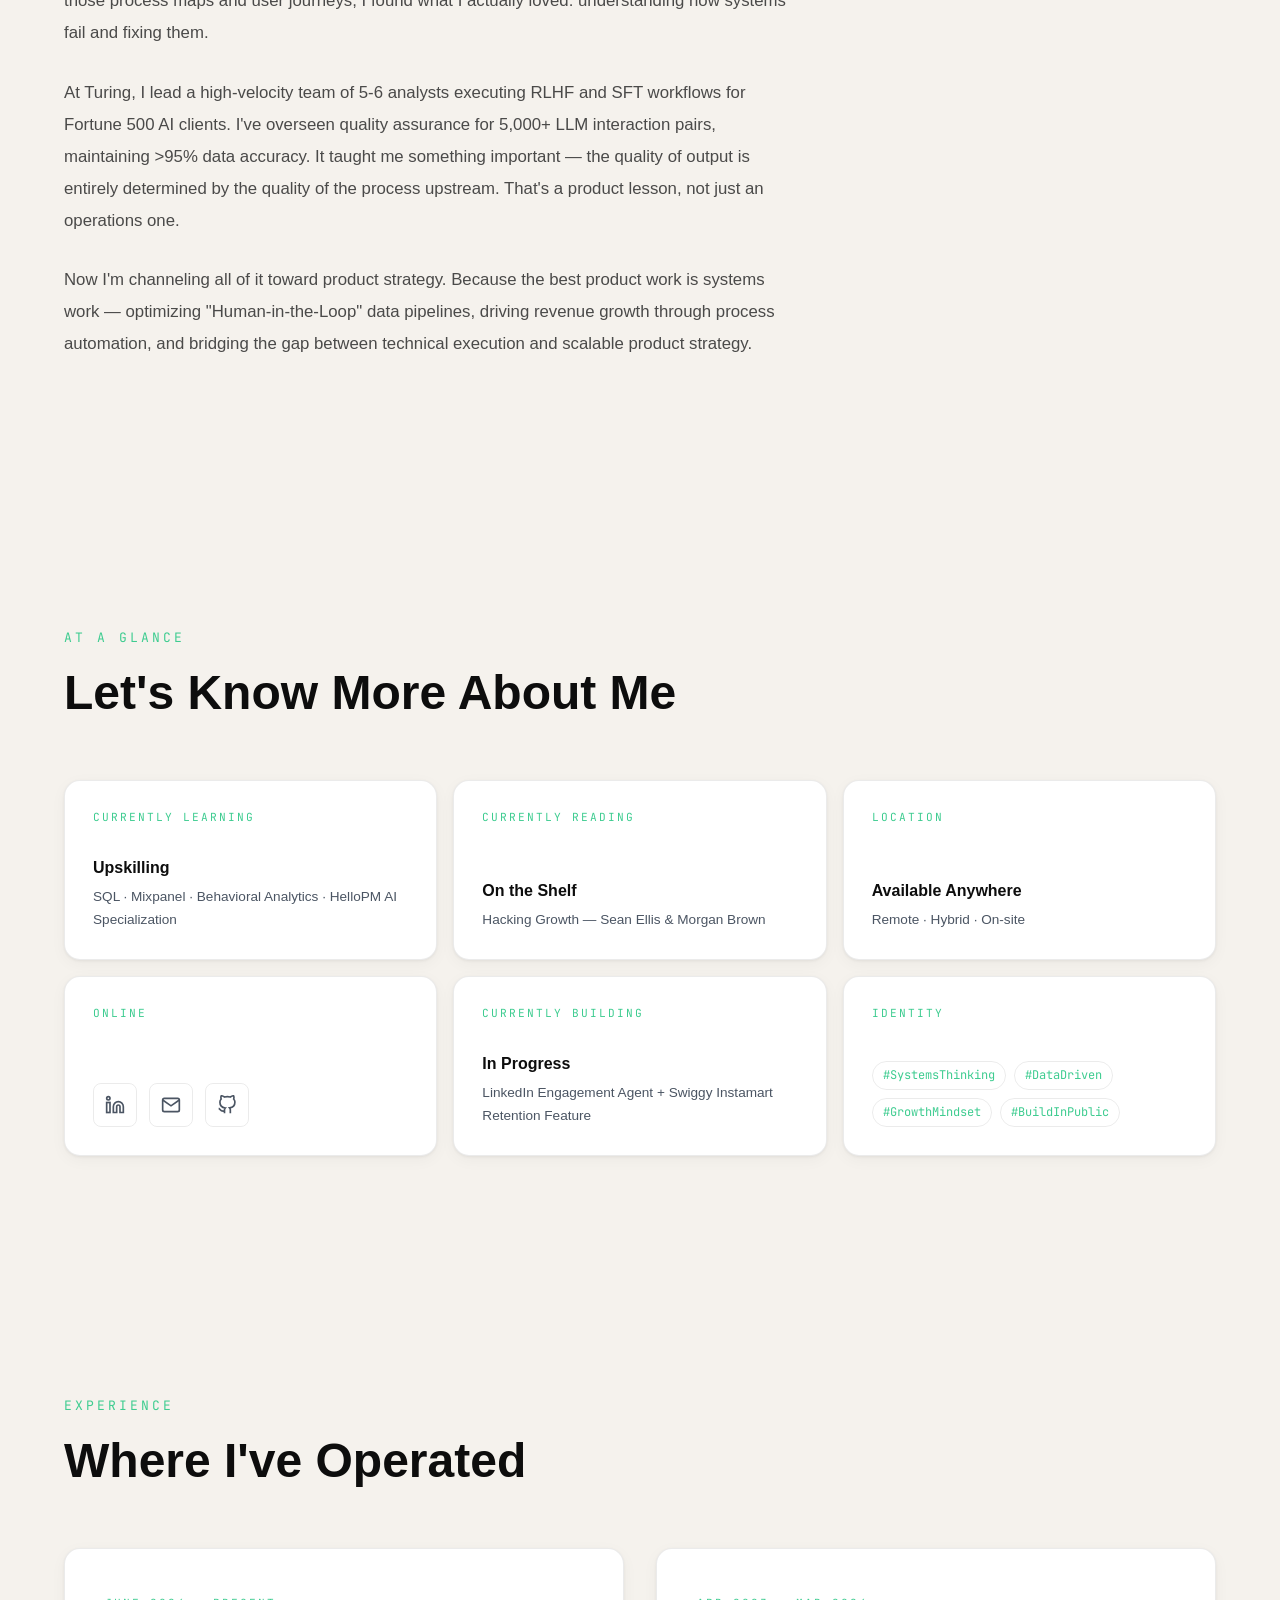
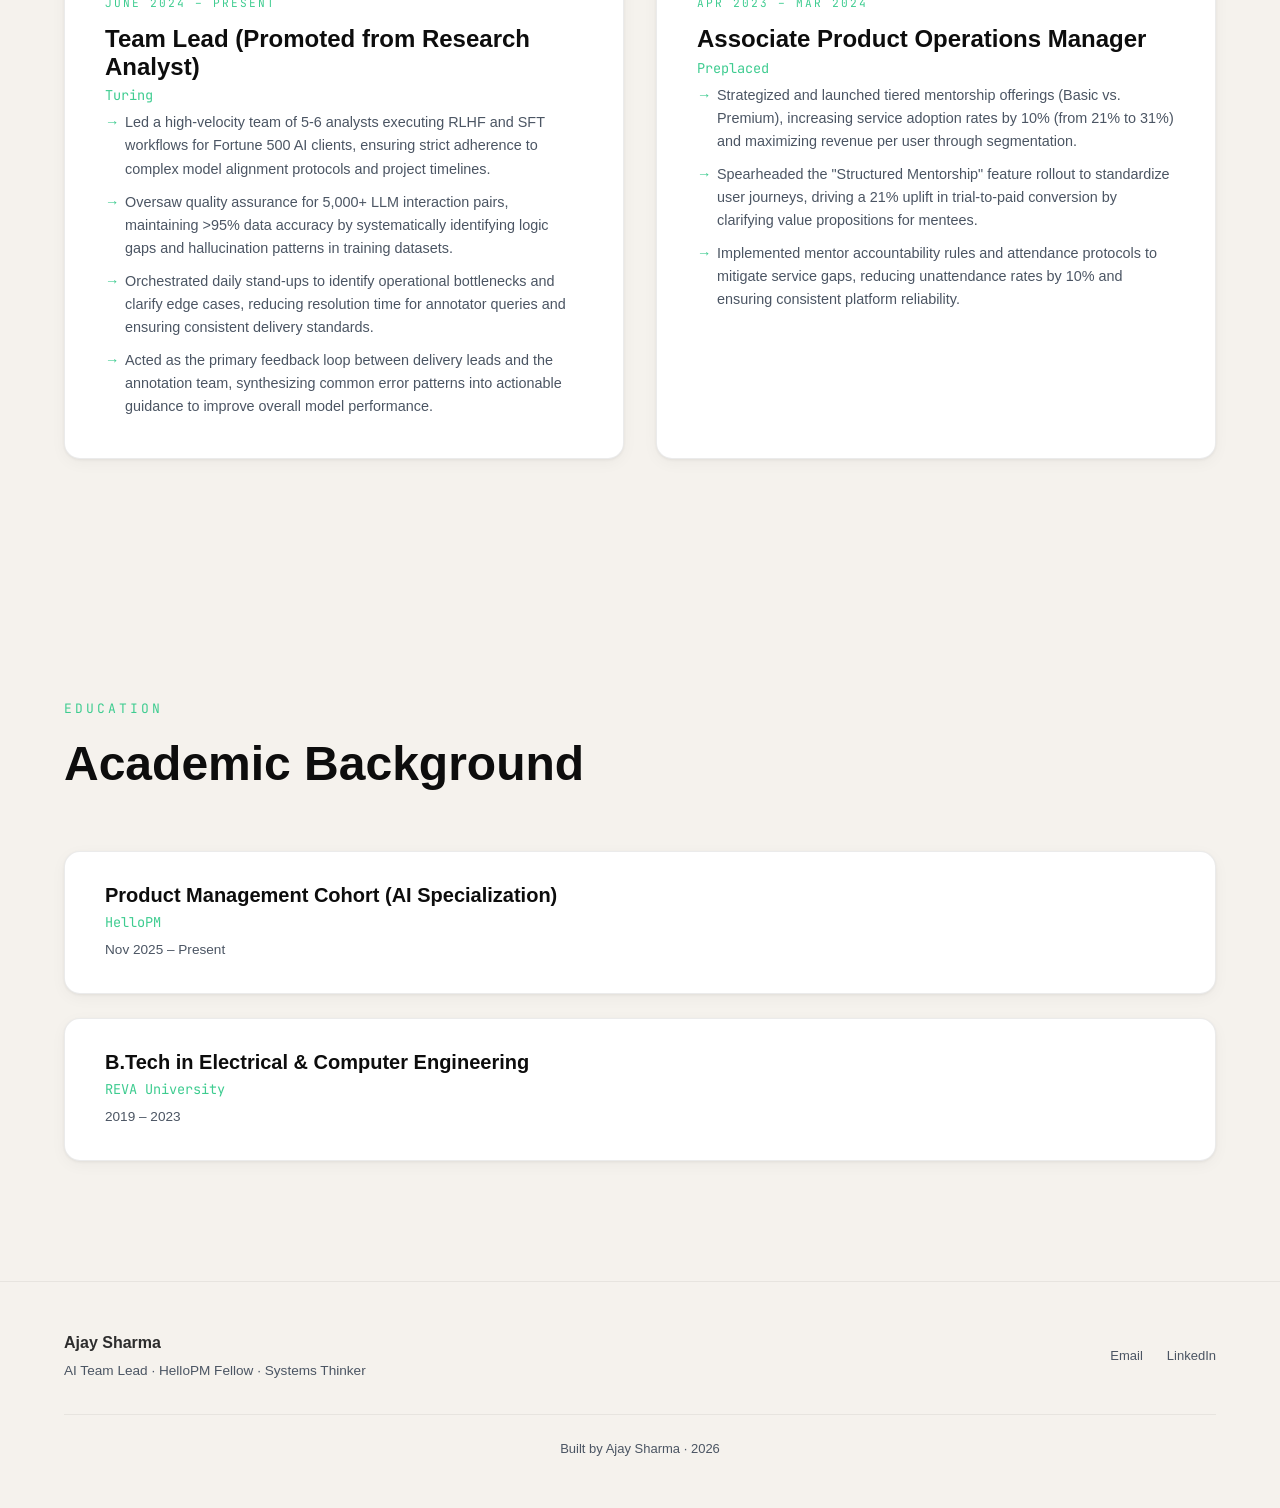
<file: about.html>
<!DOCTYPE html>
<html lang="en">

<head>
    <meta charset="UTF-8">
    <meta name="viewport" content="width=device-width, initial-scale=1.0">
    <title>About — Ajay Sharma | AI Team Lead @ Turing</title>
    <meta name="description"
        content="Product-oriented Operations Specialist with 2.5+ years scaling AI (RLHF) workflows and EdTech marketplaces. Combines systems thinking with data-driven decision making.">
    <meta property="og:title" content="About Ajay Sharma">
    <meta property="og:description"
        content="From fixing operational gaps to chasing funnel leaks — the honest version.">
    <meta property="og:type" content="website">
    <link rel="icon"
        href="data:image/svg+xml,%3Csvg xmlns='http://www.w3.org/2000/svg' viewBox='0 0 64 64'%3E%3Ccircle cx='32' cy='32' r='32' fill='%230A0F0D'/%3E%3Ctext x='32' y='38' text-anchor='middle' fill='%2300E5A0' font-family='sans-serif' font-weight='600' font-size='24'%3EAS%3C/text%3E%3C/svg%3E">
    <link rel="stylesheet" href="css/style.css">
</head>

<body>

    <!-- ========== NAVBAR ========== -->
    <nav class="navbar" role="navigation" aria-label="Main navigation">
        <div class="container">
            <a href="index.html" class="nav-logo"><span>AS</span></a>
            <div class="nav-links">
                <a href="index.html">Home</a>
                <a href="about.html">About</a>
                <a href="work.html">Work</a>
                <a href="contact.html">Contact</a>
                <a href="work.html" class="nav-cta">View My Work →</a>
            </div>
            <button class="theme-toggle" aria-label="Toggle light/dark mode">
                <svg class="icon-sun" viewBox="0 0 24 24" fill="none" stroke="currentColor" stroke-width="2"
                    stroke-linecap="round" stroke-linejoin="round">
                    <circle cx="12" cy="12" r="5" />
                    <line x1="12" y1="1" x2="12" y2="3" />
                    <line x1="12" y1="21" x2="12" y2="23" />
                    <line x1="4.22" y1="4.22" x2="5.64" y2="5.64" />
                    <line x1="18.36" y1="18.36" x2="19.78" y2="19.78" />
                    <line x1="1" y1="12" x2="3" y2="12" />
                    <line x1="21" y1="12" x2="23" y2="12" />
                    <line x1="4.22" y1="19.78" x2="5.64" y2="18.36" />
                    <line x1="18.36" y1="5.64" x2="19.78" y2="4.22" />
                </svg>
                <svg class="icon-moon" viewBox="0 0 24 24" fill="none" stroke="currentColor" stroke-width="2"
                    stroke-linecap="round" stroke-linejoin="round">
                    <path d="M21 12.79A9 9 0 1 1 11.21 3 7 7 0 0 0 21 12.79z" />
                </svg>
            </button>
            <button class="nav-toggle" aria-label="Toggle navigation">
                <span></span><span></span><span></span>
            </button>
        </div>
    </nav>

    <main>

        <!-- ========== HERO ========== -->
        <section class="about-hero">
            <div class="container">
                <span class="section-label fade-in-up">About Me</span>
                <h1 class="fade-in-up">The Story Behind the Systems Thinker</h1>
                <p class="fade-in-up">From fixing operational gaps at Preplaced to leading AI teams at Turing — this is
                    the honest version.
                </p>
                <div class="portrait-wrap fade-in-up">
                    <img src="assets/ajay.jpg" alt="Ajay Sharma" class="portrait portrait--lg">
                </div>
                <div class="hero-image-placeholder fade-in-up">
                    <div class="lifecycle-scroll-wrap">
                        <h3 class="lifecycle-title">Product Lifecycle</h3>
                        <svg id="lifecycle-svg" viewBox="0 0 1400 440" fill="none" xmlns="http://www.w3.org/2000/svg"
                            style="width:100%;height:auto;min-width:900px;">
                            <style>
                                #lifecycle-svg {
                                    --lc-accent: #3ECC90;
                                    --lc-fill: #0F1A14;
                                    --lc-stroke: rgba(62, 204, 144, 0.55);
                                    --lc-text: #EAEDE8;
                                    --lc-primary-fill: #0D2A1A;
                                }

                                [data-theme="light"] #lifecycle-svg {
                                    --lc-fill: #FFFFFF;
                                    --lc-text: #1a1a1a;
                                    --lc-primary-fill: #e8f5f0;
                                    --lc-stroke: rgba(62, 204, 144, 0.5);
                                }

                                .lc-node {
                                    opacity: 0;
                                    transition: opacity 0.8s ease, filter 0.3s ease;
                                }

                                .lc-node.active {
                                    opacity: 1;
                                }

                                .lc-node:hover rect {
                                    filter: drop-shadow(0 0 8px rgba(62, 204, 144, 0.5));
                                    cursor: pointer;
                                }

                                .lc-input rect {
                                    fill: var(--lc-fill);
                                    stroke: rgba(62, 204, 144, 0.25);
                                    stroke-width: 1.2;
                                }

                                .lc-standard rect {
                                    fill: var(--lc-fill);
                                    stroke: var(--lc-stroke);
                                    stroke-width: 1.5;
                                }

                                .lc-primary rect {
                                    fill: var(--lc-primary-fill);
                                    stroke: var(--lc-accent);
                                    stroke-width: 2;
                                }

                                .lc-node text {
                                    fill: var(--lc-text);
                                    font-family: Inter, sans-serif;
                                    font-size: 13px;
                                }

                                .lc-primary text {
                                    font-weight: 700;
                                    font-size: 14px;
                                }

                                .lc-connector {
                                    stroke: var(--lc-accent);
                                    stroke-width: 1.5;
                                    opacity: 0.3;
                                    fill: none;
                                }

                                .lc-feedback-arc {
                                    stroke-dasharray: 6 4;
                                }

                                @keyframes roadmapGlow {

                                    0%,
                                    100% {
                                        filter: drop-shadow(0 0 4px rgba(62, 204, 144, 0.2));
                                    }

                                    50% {
                                        filter: drop-shadow(0 0 12px rgba(62, 204, 144, 0.5));
                                    }
                                }

                                .lc-roadmap {
                                    animation: roadmapGlow 3s ease-in-out infinite;
                                }
                            </style>
                            <defs>
                                <filter id="lcGlow">
                                    <feGaussianBlur stdDeviation="3" result="blur" />
                                    <feMerge>
                                        <feMergeNode in="blur" />
                                        <feMergeNode in="SourceGraphic" />
                                    </feMerge>
                                </filter>
                            </defs>

                            <!-- ===== CONNECTOR LINES (always visible) ===== -->
                            <path id="c-user-idea" class="lc-connector" d="M90,220 L170,220" />
                            <path id="c-market-idea" class="lc-connector" d="M130,111 L195,200" />
                            <path id="c-data-idea" class="lc-connector" d="M250,111 L240,200" />
                            <path id="c-stake-idea" class="lc-connector" d="M80,340 L195,240" />
                            <path id="c-biz-idea" class="lc-connector" d="M213,340 L220,240" />
                            <path id="c-idea-val" class="lc-connector" d="M280,220 L330,220" />
                            <path id="c-val-road" class="lc-connector" d="M500,220 L550,220" />
                            <path id="c-road-prd" class="lc-connector" d="M690,220 L740,220" />
                            <path id="c-prd-sprint" class="lc-connector" d="M850,220 L900,220" />
                            <path id="c-sprint-test" class="lc-connector" d="M975,220 L1025,220" />
                            <path id="c-test-alpha" class="lc-connector" d="M1050,240 L1035,305" />
                            <path id="c-test-beta" class="lc-connector" d="M1085,240 L1117,305" />
                            <path id="c-test-gtm" class="lc-connector" d="M1110,220 L1160,220" />
                            <path id="c-gtm-ab" class="lc-connector" d="M1200,200 L1255,156" />
                            <path id="c-ab-data" class="lc-connector" d="M1277,120 L1275,78" />
                            <path id="c-feedback" class="lc-connector lc-feedback-arc"
                                d="M1240,60 C1180,5 320,5 250,111" />

                            <!-- ===== FEEDBACK LOOP LABEL ===== -->
                            <text class="lc-node" data-idx="10" x="760" y="18" text-anchor="middle"
                                fill="var(--lc-accent)" font-family="JetBrains Mono, monospace" font-size="9"
                                letter-spacing="2.5" opacity="0.5">FEEDBACK
                                LOOP</text>

                            <!-- ===== INPUT NODES ===== -->
                            <g class="lc-node lc-input" data-idx="0"
                                data-tip="User research, interviews, and feedback signals">
                                <rect x="10" y="202" width="80" height="36" rx="8" /><text x="50" y="225"
                                    text-anchor="middle">User</text>
                            </g>
                            <g class="lc-node lc-input" data-idx="0" data-tip="Competitive landscape and market trends">
                                <rect x="90" y="75" width="80" height="36" rx="8" /><text x="130" y="98"
                                    text-anchor="middle">Market</text>
                            </g>
                            <g class="lc-node lc-input" data-idx="0"
                                data-tip="Analytics, metrics, and behavioral insights" id="data-left-group">
                                <rect x="215" y="75" width="70" height="36" rx="8" /><text x="250" y="98"
                                    text-anchor="middle">Data</text>
                            </g>
                            <g class="lc-node lc-input" data-idx="0"
                                data-tip="Internal and external stakeholder requirements">
                                <rect x="25" y="340" width="110" height="36" rx="8" /><text x="80" y="363"
                                    text-anchor="middle">Stakeholder</text>
                            </g>
                            <g class="lc-node lc-input" data-idx="0"
                                data-tip="Strategic objectives driving product direction">
                                <rect x="168" y="340" width="90" height="36" rx="8" /><text x="213" y="363"
                                    text-anchor="middle">Business</text>
                            </g>

                            <!-- ===== IDEATION ===== -->
                            <g class="lc-node lc-standard" data-idx="1"
                                data-tip="Brainstorming and idea generation from all inputs">
                                <rect x="170" y="200" width="110" height="40" rx="10" /><text x="225" y="225"
                                    text-anchor="middle">Ideation</text>
                            </g>

                            <!-- ===== MAIN CHAIN ===== -->
                            <g class="lc-node lc-standard" data-idx="2"
                                data-tip="Hypothesis testing and feature scoring by impact and effort">
                                <rect x="330" y="196" width="170" height="48" rx="10" />
                                <text x="415" y="216" text-anchor="middle" font-size="12">Validation &amp;</text>
                                <text x="415" y="232" text-anchor="middle" font-size="12">Prioritization</text>
                            </g>
                            <g class="lc-node lc-primary lc-roadmap" data-idx="3"
                                data-tip="The strategic roadmap — the north star of execution">
                                <rect x="550" y="196" width="140" height="48" rx="10" />
                                <text x="620" y="216" text-anchor="middle" font-size="13">Product</text>
                                <text x="620" y="232" text-anchor="middle" font-size="13">Roadmap</text>
                            </g>
                            <g class="lc-node lc-standard" data-idx="4"
                                data-tip="Product requirements and ordered backlog of work items">
                                <rect x="740" y="200" width="110" height="40" rx="10" /><text x="795" y="224"
                                    text-anchor="middle" font-size="12">PRD / Backlog</text>
                            </g>
                            <g class="lc-node lc-standard" data-idx="5"
                                data-tip="Time-boxed development cycles for iterative delivery">
                                <rect x="900" y="200" width="75" height="40" rx="10" /><text x="937" y="225"
                                    text-anchor="middle">Sprint</text>
                            </g>
                            <g class="lc-node lc-standard" data-idx="6"
                                data-tip="Quality assurance across alpha and beta stages">
                                <rect x="1025" y="200" width="85" height="40" rx="10" /><text x="1067" y="225"
                                    text-anchor="middle">Testing</text>
                            </g>

                            <!-- ===== ALPHA / BETA ===== -->
                            <g class="lc-node lc-input" data-idx="7"
                                data-tip="Internal testing with controlled user group">
                                <rect x="1000" y="305" width="70" height="36" rx="8" /><text x="1035" y="328"
                                    text-anchor="middle" font-size="12">Alpha</text>
                            </g>
                            <g class="lc-node lc-input" data-idx="7" data-tip="External testing with broader user base">
                                <rect x="1085" y="305" width="65" height="36" rx="8" /><text x="1117" y="328"
                                    text-anchor="middle" font-size="12">Beta</text>
                            </g>

                            <!-- ===== GTM ===== -->
                            <g class="lc-node lc-standard" data-idx="8"
                                data-tip="Go-to-market strategy and launch execution">
                                <rect x="1160" y="200" width="60" height="40" rx="10" /><text x="1190" y="225"
                                    text-anchor="middle">GTM</text>
                            </g>

                            <!-- ===== A/B TESTING ===== -->
                            <g class="lc-node lc-input" data-idx="9"
                                data-tip="Controlled experiments to optimize conversion">
                                <rect x="1225" y="120" width="105" height="36" rx="8" /><text x="1277" y="143"
                                    text-anchor="middle" font-size="12">A/B Testing</text>
                            </g>

                            <!-- ===== DATA (RIGHT) ===== -->
                            <g class="lc-node lc-input" data-idx="10"
                                data-tip="Performance data feeding back into the cycle" id="data-right-group">
                                <rect x="1240" y="42" width="70" height="36" rx="8" /><text x="1275" y="65"
                                    text-anchor="middle">Data</text>
                            </g>
                        </svg>
                    </div>
                </div>
            </div>
        </section>

        <!-- ========== STORY ========== -->
        <section>
            <div class="container">
                <div class="section-header fade-in-up">
                    <span class="section-label">My Journey</span>
                    <h2>Read My Narrative</h2>
                </div>
                <div class="story-section fade-in-up">
                    <p>I started in operations — not by choice, but by circumstance. At Preplaced, I strategized and
                        launched tiered mentorship offerings, drove a 21% uplift in trial-to-paid conversion, and
                        implemented accountability protocols that reduced unattendance rates by 10%. But somewhere in
                        those process maps and user journeys, I found what I actually loved: understanding how systems
                        fail and fixing them.</p>
                    <p>At Turing, I lead a high-velocity team of 5-6 analysts executing RLHF and SFT workflows for
                        Fortune 500 AI clients. I've overseen quality assurance for 5,000+ LLM interaction pairs,
                        maintaining >95% data accuracy. It taught me something important — the quality of output is
                        entirely determined by the quality of the process upstream. That's a product lesson, not just an
                        operations one.</p>
                    <p>Now I'm channeling all of it toward product strategy. Because the best product work is systems
                        work — optimizing "Human-in-the-Loop" data pipelines, driving revenue growth through process
                        automation, and bridging the gap between technical execution and scalable product strategy.</p>
                </div>
            </div>
        </section>

        <!-- ========== BENTO GRID ========== -->
        <section>
            <div class="container">
                <div class="section-header fade-in-up">
                    <span class="section-label">At a Glance</span>
                    <h2>Let's Know More About Me</h2>
                </div>
                <div class="bento-grid stagger-children">
                    <div class="bento-tile fade-in-up">
                        <span class="bento-tile-label">Currently Learning</span>
                        <div>
                            <h4>Upskilling</h4>
                            <p>SQL · Mixpanel · Behavioral Analytics · HelloPM AI Specialization</p>
                        </div>
                    </div>
                    <div class="bento-tile fade-in-up">
                        <span class="bento-tile-label">Currently Reading</span>
                        <div>
                            <h4>On the Shelf</h4>
                            <p>Hacking Growth — Sean Ellis & Morgan Brown</p>
                        </div>
                    </div>
                    <div class="bento-tile fade-in-up">
                        <span class="bento-tile-label">Location</span>
                        <div>
                            <h4>Available Anywhere</h4>
                            <p>Remote · Hybrid · On-site</p>
                        </div>
                    </div>
                    <div class="bento-tile fade-in-up">
                        <span class="bento-tile-label">Online</span>
                        <div class="bento-social-links">
                            <a href="https://www.linkedin.com/in/workwithajay/" target="_blank" rel="noopener"
                                class="bento-social-link" aria-label="LinkedIn">
                                <svg width="20" height="20" viewBox="0 0 24 24" fill="none" stroke="currentColor"
                                    stroke-width="2">
                                    <path
                                        d="M16 8a6 6 0 0 1 6 6v7h-4v-7a2 2 0 0 0-2-2 2 2 0 0 0-2 2v7h-4v-7a6 6 0 0 1 6-6z" />
                                    <rect x="2" y="9" width="4" height="12" />
                                    <circle cx="4" cy="4" r="2" />
                                </svg>
                            </a>
                            <a href="mailto:sharma.ajay.jobs@gmail.com" class="bento-social-link" aria-label="Email">
                                <svg width="20" height="20" viewBox="0 0 24 24" fill="none" stroke="currentColor"
                                    stroke-width="2">
                                    <path
                                        d="M4 4h16c1.1 0 2 .9 2 2v12c0 1.1-.9 2-2 2H4c-1.1 0-2-.9-2-2V6c0-1.1.9-2 2-2z" />
                                    <polyline points="22,6 12,13 2,6" />
                                </svg>
                            </a>
                            <a href="https://github.com/sharmaajay-github" target="_blank" rel="noopener"
                                class="bento-social-link" aria-label="GitHub">
                                <svg width="20" height="20" viewBox="0 0 24 24" fill="none" stroke="currentColor"
                                    stroke-width="2">
                                    <path
                                        d="M9 19c-5 1.5-5-2.5-7-3m14 6v-3.87a3.37 3.37 0 0 0-.94-2.61c3.14-.35 6.44-1.54 6.44-7A5.44 5.44 0 0 0 20 4.77 5.07 5.07 0 0 0 19.91 1S18.73.65 16 2.48a13.38 13.38 0 0 0-7 0C6.27.65 5.09 1 5.09 1A5.07 5.07 0 0 0 5 4.77a5.44 5.44 0 0 0-1.5 3.78c0 5.42 3.3 6.61 6.44 7A3.37 3.37 0 0 0 9 18.13V22" />
                                </svg>
                            </a>
                        </div>
                    </div>
                    <div class="bento-tile fade-in-up">
                        <span class="bento-tile-label">Currently Building</span>
                        <div>
                            <h4>In Progress</h4>
                            <p>LinkedIn Engagement Agent + Swiggy Instamart Retention Feature</p>
                        </div>
                    </div>
                    <div class="bento-tile fade-in-up">
                        <span class="bento-tile-label">Identity</span>
                        <div class="bento-tags">
                            <span class="bento-tag">#SystemsThinking</span>
                            <span class="bento-tag">#DataDriven</span>
                            <span class="bento-tag">#GrowthMindset</span>
                            <span class="bento-tag">#BuildInPublic</span>
                        </div>
                    </div>
                </div>
            </div>
        </section>

        <!-- ========== EXPERIENCE (Expanded) ========== -->
        <section id="experience">
            <div class="container">
                <div class="section-header fade-in-up">
                    <span class="section-label">Experience</span>
                    <h2>Where I've Operated</h2>
                </div>
                <div class="experience-grid stagger-children">
                    <div class="experience-card fade-in-up">
                        <span class="tag">June 2024 &#8211; Present</span>
                        <h3>Team Lead (Promoted from Research Analyst)</h3>
                        <p class="company">Turing</p>
                        <ul>
                            <li>Led a high-velocity team of 5-6 analysts executing RLHF and SFT workflows for Fortune
                                500 AI clients, ensuring strict adherence to complex model alignment protocols and
                                project timelines.</li>
                            <li>Oversaw quality assurance for 5,000+ LLM interaction pairs, maintaining &gt;95% data
                                accuracy by systematically identifying logic gaps and hallucination patterns in training
                                datasets.</li>
                            <li>Orchestrated daily stand-ups to identify operational bottlenecks and clarify edge cases,
                                reducing resolution time for annotator queries and ensuring consistent delivery
                                standards.</li>
                            <li>Acted as the primary feedback loop between delivery leads and the annotation team,
                                synthesizing common error patterns into actionable guidance to improve overall model
                                performance.</li>
                        </ul>
                    </div>
                    <div class="experience-card fade-in-up">
                        <span class="tag">Apr 2023 &#8211; Mar 2024</span>
                        <h3>Associate Product Operations Manager</h3>
                        <p class="company">Preplaced</p>
                        <ul>
                            <li>Strategized and launched tiered mentorship offerings (Basic vs. Premium), increasing
                                service adoption rates by 10% (from 21% to 31%) and maximizing revenue per user through
                                segmentation.</li>
                            <li>Spearheaded the "Structured Mentorship" feature rollout to standardize user journeys,
                                driving a 21% uplift in trial-to-paid conversion by clarifying value propositions for
                                mentees.</li>
                            <li>Implemented mentor accountability rules and attendance protocols to mitigate service
                                gaps, reducing unattendance rates by 10% and ensuring consistent platform reliability.
                            </li>
                        </ul>
                    </div>
                </div>
            </div>
        </section>

        <!-- ========== EDUCATION ========== -->
        <section id="education">
            <div class="container">
                <div class="section-header fade-in-up">
                    <span class="section-label">Education</span>
                    <h2>Academic Background</h2>
                </div>
                <div class="education-list fade-in-up">
                    <div class="education-item">
                        <h4>Product Management Cohort (AI Specialization)</h4>
                        <p class="institution">HelloPM</p>
                        <p class="year">Nov 2025 &#8211; Present</p>
                    </div>
                    <div class="education-item">
                        <h4>B.Tech in Electrical &amp; Computer Engineering</h4>
                        <p class="institution">REVA University</p>
                        <p class="year">2019 &#8211; 2023</p>
                    </div>
                </div>
            </div>
        </section>

    </main>

    <!-- ========== FOOTER ========== -->
    <footer class="footer">
        <div class="container">
            <div class="footer-inner">
                <div class="footer-left">
                    <span class="footer-name">Ajay Sharma</span>
                    <span class="footer-tagline">AI Team Lead · HelloPM Fellow · Systems Thinker</span>
                </div>
                <div class="footer-links">
                    <a href="mailto:sharma.ajay.jobs@gmail.com">Email</a>
                    <a href="https://www.linkedin.com/in/workwithajay/" target="_blank" rel="noopener">LinkedIn</a>
                </div>
            </div>
            <div class="footer-credit">
                Built by Ajay Sharma · 2026
            </div>
        </div>
    </footer>

    <script src="js/main.js"></script>
</body>

</html>
</file>
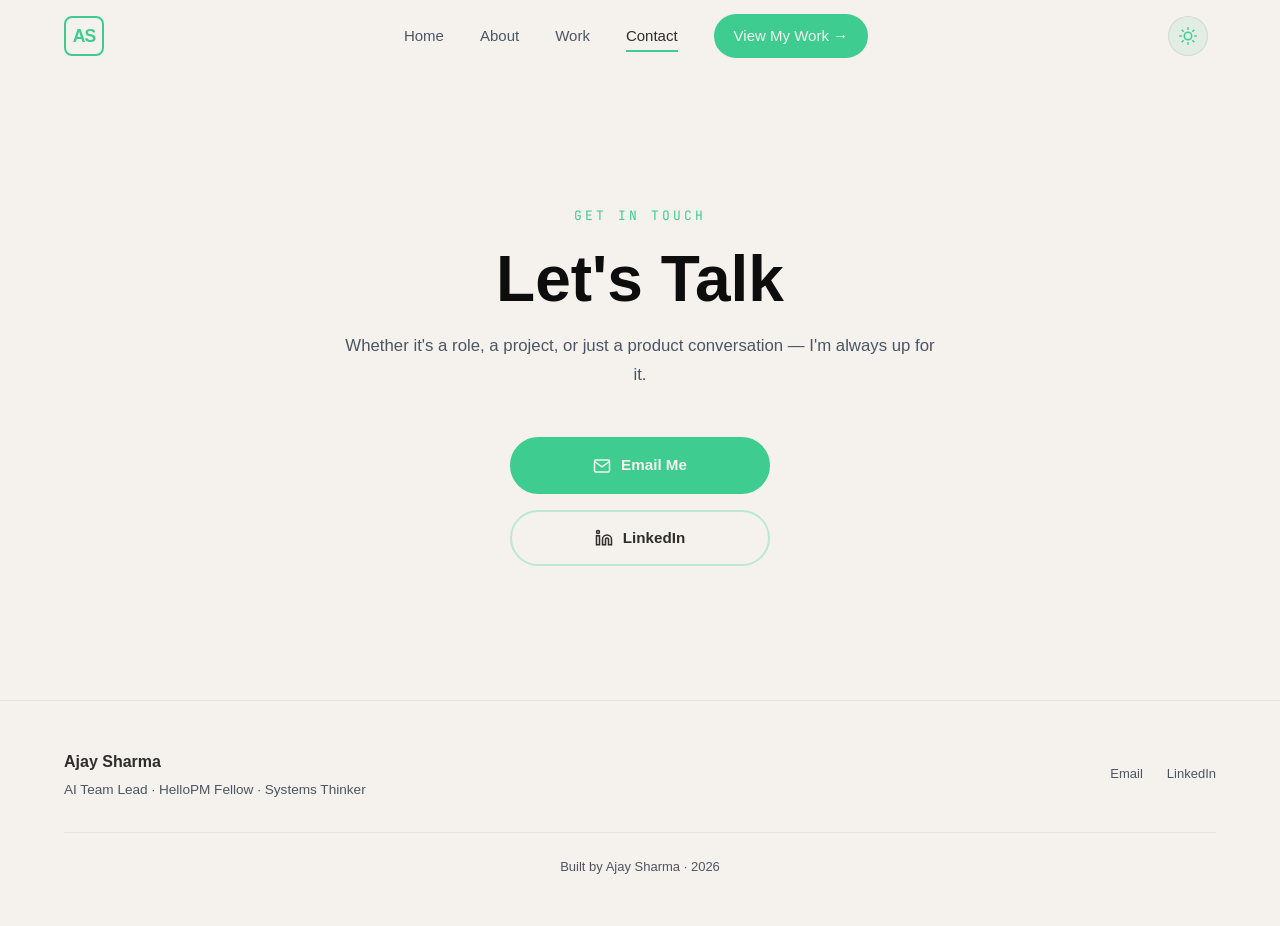
<file: contact.html>
<!DOCTYPE html>
<html lang="en">

<head>
    <meta charset="UTF-8">
    <meta name="viewport" content="width=device-width, initial-scale=1.0">
    <title>Contact — Ajay Sharma | AI Team Lead @ Turing</title>
    <meta name="description"
        content="Get in touch with Ajay Sharma. Open to PM roles, Growth PM collaborations, and product teardown discussions.">
    <meta property="og:title" content="Contact Ajay Sharma">
    <meta property="og:description"
        content="Whether it's a role, a project, or just a product conversation — I'm always up for it.">
    <meta property="og:type" content="website">
    <link rel="icon"
        href="data:image/svg+xml,%3Csvg xmlns='http://www.w3.org/2000/svg' viewBox='0 0 64 64'%3E%3Ccircle cx='32' cy='32' r='32' fill='%230A0F0D'/%3E%3Ctext x='32' y='38' text-anchor='middle' fill='%2300E5A0' font-family='sans-serif' font-weight='600' font-size='24'%3EAS%3C/text%3E%3C/svg%3E">
    <link rel="stylesheet" href="css/style.css">
</head>

<body>

    <!-- ========== NAVBAR ========== -->
    <nav class="navbar" role="navigation" aria-label="Main navigation">
        <div class="container">
            <a href="index.html" class="nav-logo"><span>AS</span></a>
            <div class="nav-links">
                <a href="index.html">Home</a>
                <a href="about.html">About</a>
                <a href="work.html">Work</a>
                <a href="contact.html">Contact</a>
                <a href="work.html" class="nav-cta">View My Work →</a>
            </div>
            <button class="theme-toggle" aria-label="Toggle light/dark mode">
                <svg class="icon-sun" viewBox="0 0 24 24" fill="none" stroke="currentColor" stroke-width="2"
                    stroke-linecap="round" stroke-linejoin="round">
                    <circle cx="12" cy="12" r="5" />
                    <line x1="12" y1="1" x2="12" y2="3" />
                    <line x1="12" y1="21" x2="12" y2="23" />
                    <line x1="4.22" y1="4.22" x2="5.64" y2="5.64" />
                    <line x1="18.36" y1="18.36" x2="19.78" y2="19.78" />
                    <line x1="1" y1="12" x2="3" y2="12" />
                    <line x1="21" y1="12" x2="23" y2="12" />
                    <line x1="4.22" y1="19.78" x2="5.64" y2="18.36" />
                    <line x1="18.36" y1="5.64" x2="19.78" y2="4.22" />
                </svg>
                <svg class="icon-moon" viewBox="0 0 24 24" fill="none" stroke="currentColor" stroke-width="2"
                    stroke-linecap="round" stroke-linejoin="round">
                    <path d="M21 12.79A9 9 0 1 1 11.21 3 7 7 0 0 0 21 12.79z" />
                </svg>
            </button>
            <button class="nav-toggle" aria-label="Toggle navigation">
                <span></span><span></span><span></span>
            </button>
        </div>
    </nav>

    <main>

        <!-- ========== CONTACT — MINIMAL ========== -->
        <section class="contact-minimal">
            <div class="container" style="max-width: 640px; text-align: center;">
                <span class="section-label fade-in-up">Get in Touch</span>
                <h1 class="fade-in-up" style="margin-bottom: 16px;">Let's Talk</h1>
                <p class="fade-in-up" style="margin-bottom: 48px; font-size: 1.05rem;">
                    Whether it's a role, a project, or just a product conversation — I'm always up for it.
                </p>

                <div class="contact-cta-group fade-in-up">
                    <a href="mailto:sharma.ajay.jobs@gmail.com" class="btn btn--primary"
                        style="min-width: 260px; justify-content: center; gap: 10px;">
                        <svg width="18" height="18" viewBox="0 0 24 24" fill="none" stroke="currentColor"
                            stroke-width="2">
                            <path d="M4 4h16c1.1 0 2 .9 2 2v12c0 1.1-.9 2-2 2H4c-1.1 0-2-.9-2-2V6c0-1.1.9-2 2-2z" />
                            <polyline points="22,6 12,13 2,6" />
                        </svg>
                        Email Me
                    </a>
                    <a href="https://www.linkedin.com/in/workwithajay/" target="_blank" rel="noopener"
                        class="btn btn--secondary" style="min-width: 260px; justify-content: center; gap: 10px;">
                        <svg width="18" height="18" viewBox="0 0 24 24" fill="none" stroke="currentColor"
                            stroke-width="2">
                            <path d="M16 8a6 6 0 0 1 6 6v7h-4v-7a2 2 0 0 0-2-2 2 2 0 0 0-2 2v7h-4v-7a6 6 0 0 1 6-6z" />
                            <rect x="2" y="9" width="4" height="12" />
                            <circle cx="4" cy="4" r="2" />
                        </svg>
                        LinkedIn
                    </a>
                </div>
            </div>
        </section>

    </main>

    <!-- ========== FOOTER ========== -->
    <footer class="footer">
        <div class="container">
            <div class="footer-inner">
                <div class="footer-left">
                    <span class="footer-name">Ajay Sharma</span>
                    <span class="footer-tagline">AI Team Lead · HelloPM Fellow · Systems Thinker</span>
                </div>
                <div class="footer-links">
                    <a href="mailto:sharma.ajay.jobs@gmail.com">Email</a>
                    <a href="https://www.linkedin.com/in/workwithajay/" target="_blank" rel="noopener">LinkedIn</a>
                </div>
            </div>
            <div class="footer-credit">
                Built by Ajay Sharma · 2026
            </div>
        </div>
    </footer>

    <script src="js/main.js"></script>
</body>

</html>
</file>
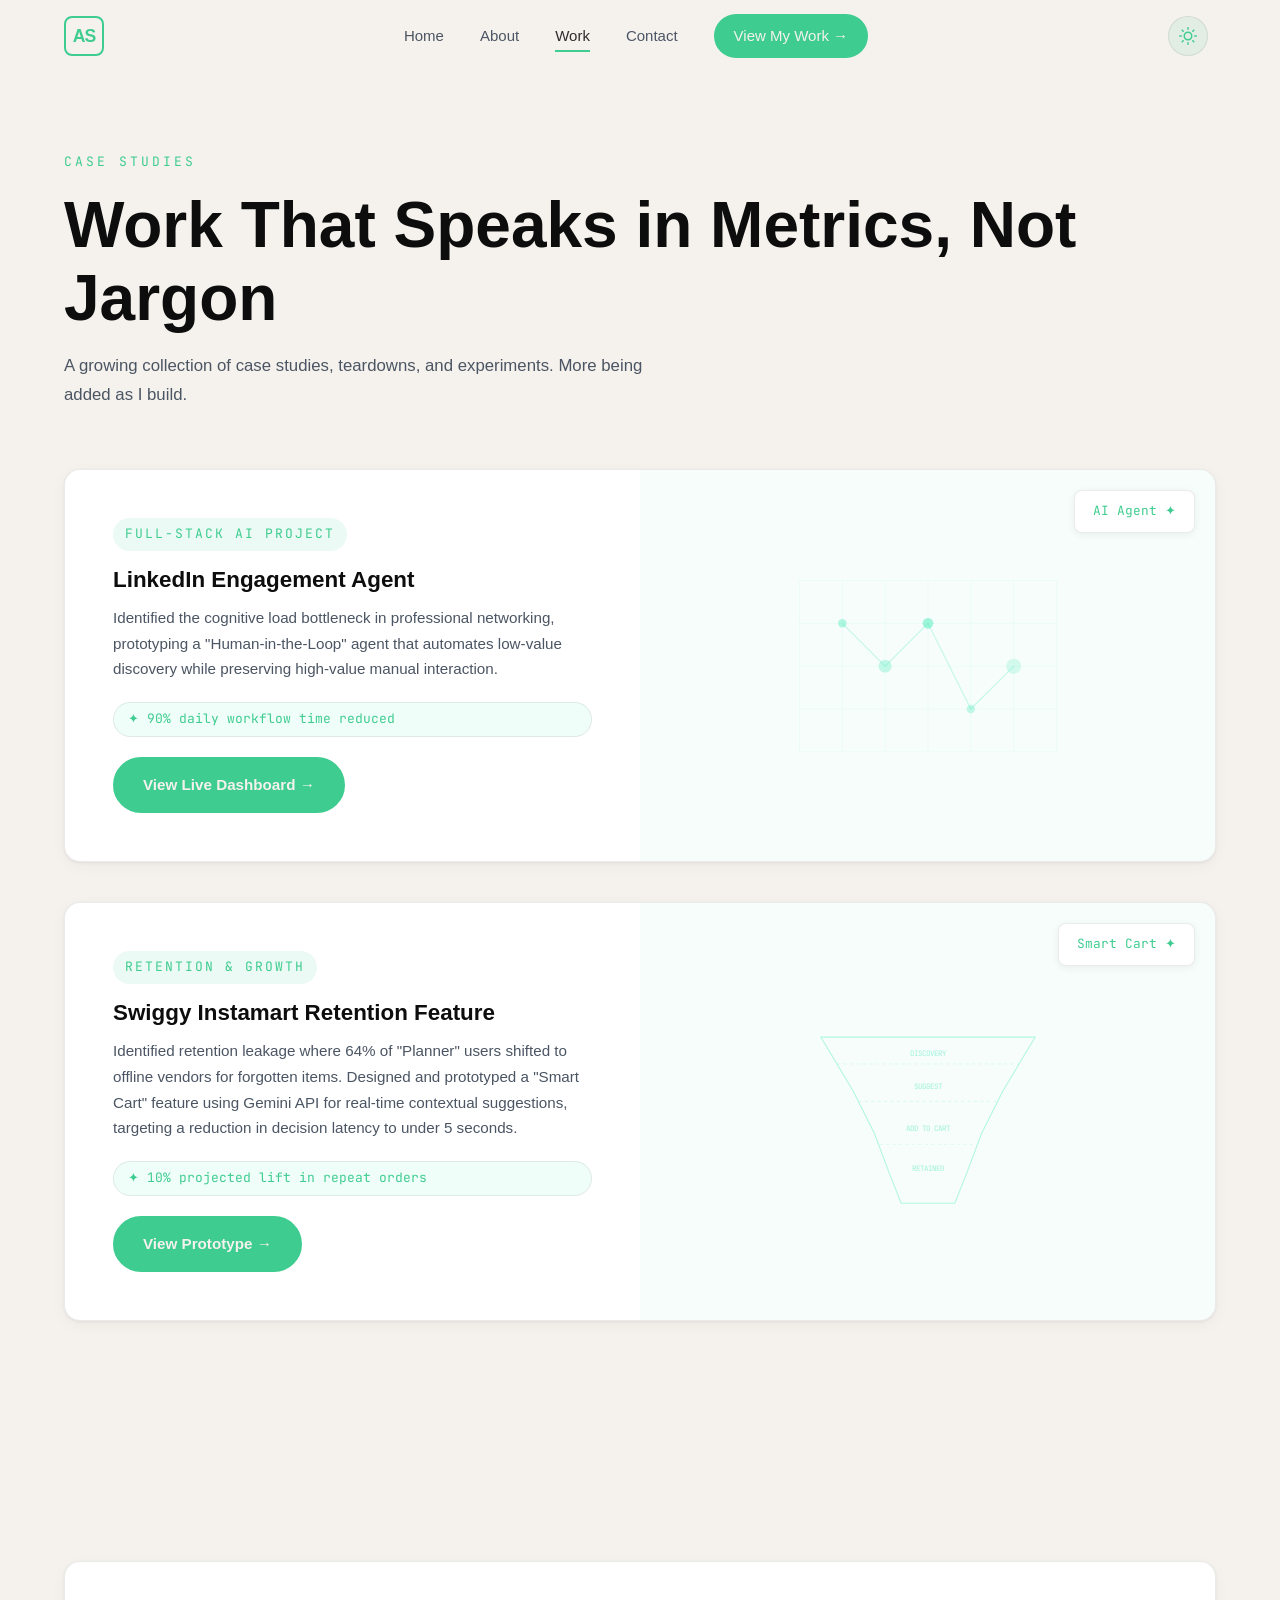
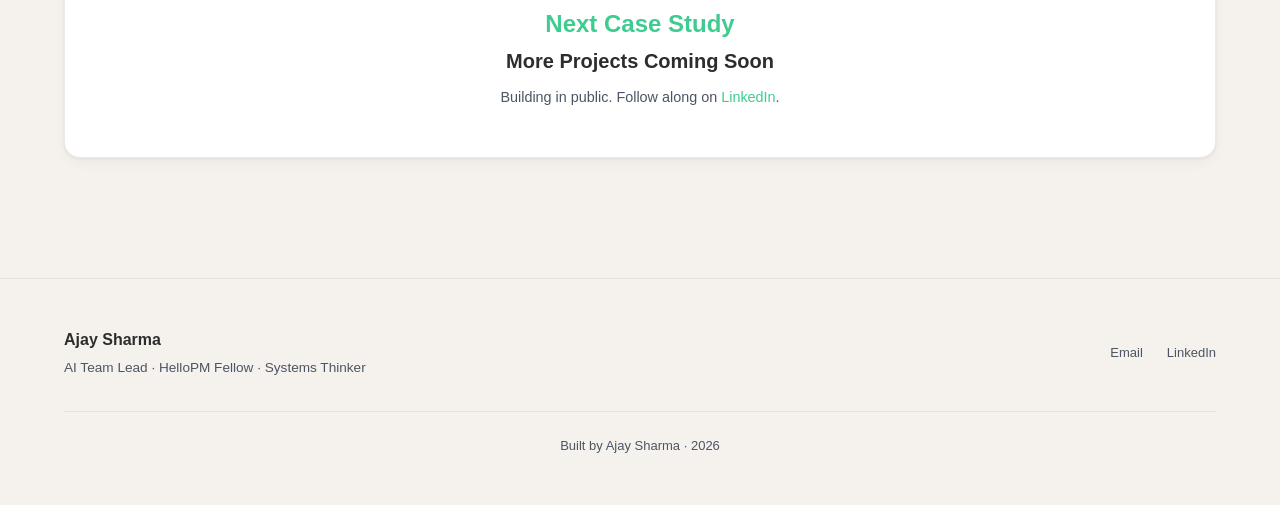
<file: work.html>
<!DOCTYPE html>
<html lang="en">

<head>
    <meta charset="UTF-8">
    <meta name="viewport" content="width=device-width, initial-scale=1.0">
    <title>Work — Ajay Sharma | AI Team Lead @ Turing</title>
    <meta name="description"
        content="Case studies, teardowns, and experiments. Work that speaks in metrics, not jargon. Growth PM portfolio by Ajay Sharma.">
    <meta property="og:title" content="Work — Ajay Sharma">
    <meta property="og:description" content="A growing collection of case studies, teardowns, and experiments.">
    <meta property="og:type" content="website">
    <link rel="icon"
        href="data:image/svg+xml,%3Csvg xmlns='http://www.w3.org/2000/svg' viewBox='0 0 64 64'%3E%3Ccircle cx='32' cy='32' r='32' fill='%230A0F0D'/%3E%3Ctext x='32' y='38' text-anchor='middle' fill='%2300E5A0' font-family='sans-serif' font-weight='600' font-size='24'%3EAS%3C/text%3E%3C/svg%3E">
    <link rel="stylesheet" href="css/style.css">
</head>

<body>

    <!-- ========== NAVBAR ========== -->
    <nav class="navbar" role="navigation" aria-label="Main navigation">
        <div class="container">
            <a href="index.html" class="nav-logo"><span>AS</span></a>
            <div class="nav-links">
                <a href="index.html">Home</a>
                <a href="about.html">About</a>
                <a href="work.html">Work</a>
                <a href="contact.html">Contact</a>
                <a href="work.html" class="nav-cta">View My Work →</a>
            </div>
            <button class="theme-toggle" aria-label="Toggle light/dark mode">
                <svg class="icon-sun" viewBox="0 0 24 24" fill="none" stroke="currentColor" stroke-width="2"
                    stroke-linecap="round" stroke-linejoin="round">
                    <circle cx="12" cy="12" r="5" />
                    <line x1="12" y1="1" x2="12" y2="3" />
                    <line x1="12" y1="21" x2="12" y2="23" />
                    <line x1="4.22" y1="4.22" x2="5.64" y2="5.64" />
                    <line x1="18.36" y1="18.36" x2="19.78" y2="19.78" />
                    <line x1="1" y1="12" x2="3" y2="12" />
                    <line x1="21" y1="12" x2="23" y2="12" />
                    <line x1="4.22" y1="19.78" x2="5.64" y2="18.36" />
                    <line x1="18.36" y1="5.64" x2="19.78" y2="4.22" />
                </svg>
                <svg class="icon-moon" viewBox="0 0 24 24" fill="none" stroke="currentColor" stroke-width="2"
                    stroke-linecap="round" stroke-linejoin="round">
                    <path d="M21 12.79A9 9 0 1 1 11.21 3 7 7 0 0 0 21 12.79z" />
                </svg>
            </button>
            <button class="nav-toggle" aria-label="Toggle navigation">
                <span></span><span></span><span></span>
            </button>
        </div>
    </nav>

    <main>

        <!-- ========== PAGE HEADER ========== -->
        <section class="page-header">
            <div class="container">
                <span class="section-label fade-in-up">Case Studies</span>
                <h1 class="fade-in-up">Work That Speaks in Metrics, Not Jargon</h1>
                <p class="fade-in-up">A growing collection of case studies, teardowns, and experiments. More being added
                    as I build.</p>
            </div>
        </section>

        <!-- ========== CASE STUDY CARDS ========== -->
        <section style="padding-top: 0;">
            <div class="container">
                <div class="work-cards-grid">

                    <!-- Card 1 — LinkedIn Engagement Agent (Feb 2026) -->
                    <article class="case-card case-card--full fade-in-up">
                        <div class="case-card-inner">
                            <div class="case-card-content">
                                <span class="tag">Full-Stack AI Project</span>
                                <h3>LinkedIn Engagement Agent</h3>
                                <p>Identified the cognitive load bottleneck in professional networking, prototyping a
                                    "Human-in-the-Loop" agent that automates low-value discovery while preserving
                                    high-value manual interaction.</p>
                                <span class="metric-pill">&#10022; 90% daily workflow time reduced</span>
                                <a href="https://linkedinengage.protonaiagents.com/" target="_blank" rel="noopener"
                                    class="btn btn--primary" style="margin-top: 20px;">View Live Dashboard &#8594;</a>
                            </div>
                            <div class="case-card-visual">
                                <div class="sticker">AI Agent &#10022;</div>
                                <svg viewBox="0 0 280 200" fill="none" xmlns="http://www.w3.org/2000/svg">
                                    <line x1="20" y1="20" x2="20" y2="180" stroke="#00E5A0" stroke-width="0.3"
                                        opacity="0.2" />
                                    <line x1="60" y1="20" x2="60" y2="180" stroke="#00E5A0" stroke-width="0.3"
                                        opacity="0.2" />
                                    <line x1="100" y1="20" x2="100" y2="180" stroke="#00E5A0" stroke-width="0.3"
                                        opacity="0.2" />
                                    <line x1="140" y1="20" x2="140" y2="180" stroke="#00E5A0" stroke-width="0.3"
                                        opacity="0.2" />
                                    <line x1="180" y1="20" x2="180" y2="180" stroke="#00E5A0" stroke-width="0.3"
                                        opacity="0.2" />
                                    <line x1="220" y1="20" x2="220" y2="180" stroke="#00E5A0" stroke-width="0.3"
                                        opacity="0.2" />
                                    <line x1="260" y1="20" x2="260" y2="180" stroke="#00E5A0" stroke-width="0.3"
                                        opacity="0.2" />
                                    <line x1="20" y1="20" x2="260" y2="20" stroke="#00E5A0" stroke-width="0.3"
                                        opacity="0.2" />
                                    <line x1="20" y1="60" x2="260" y2="60" stroke="#00E5A0" stroke-width="0.3"
                                        opacity="0.2" />
                                    <line x1="20" y1="100" x2="260" y2="100" stroke="#00E5A0" stroke-width="0.3"
                                        opacity="0.2" />
                                    <line x1="20" y1="140" x2="260" y2="140" stroke="#00E5A0" stroke-width="0.3"
                                        opacity="0.2" />
                                    <line x1="20" y1="180" x2="260" y2="180" stroke="#00E5A0" stroke-width="0.3"
                                        opacity="0.2" />
                                    <circle cx="60" cy="60" r="4" fill="#00E5A0" opacity="0.4" />
                                    <circle cx="140" cy="60" r="5" fill="#00E5A0" opacity="0.5" />
                                    <circle cx="100" cy="100" r="6" fill="#00E5A0" opacity="0.3" />
                                    <circle cx="220" cy="100" r="7" fill="#00E5A0" opacity="0.2" />
                                    <circle cx="180" cy="140" r="4" fill="#00E5A0" opacity="0.3" />
                                    <polyline points="60,60 100,100 140,60 180,140 220,100" stroke="#00E5A0"
                                        stroke-width="1" fill="none" opacity="0.3" />
                                </svg>
                            </div>
                        </div>
                    </article>

                    <!-- Card 2 — Swiggy Instamart Retention Feature (Dec 2025 - Jan 2026) -->
                    <article class="case-card case-card--full fade-in-up">
                        <div class="case-card-inner">
                            <div class="case-card-content">
                                <span class="tag">Retention &amp; Growth</span>
                                <h3>Swiggy Instamart Retention Feature</h3>
                                <p>Identified retention leakage where 64% of "Planner" users shifted to offline vendors
                                    for forgotten items. Designed and prototyped a "Smart Cart" feature using Gemini API
                                    for real-time contextual suggestions, targeting a reduction in decision latency to
                                    under 5 seconds.</p>
                                <span class="metric-pill">&#10022; 10% projected lift in repeat orders</span>
                                <a href="https://smartcartrecommendations.protonaiagents.com/" target="_blank"
                                    rel="noopener" class="btn btn--primary" style="margin-top: 20px;">View Prototype
                                    &#8594;</a>
                            </div>
                            <div class="case-card-visual">
                                <div class="sticker">Smart Cart &#10022;</div>
                                <svg viewBox="0 0 280 200" fill="none" xmlns="http://www.w3.org/2000/svg">
                                    <path
                                        d="M40 30 L240 30 L210 80 L190 120 L175 160 L165 185 L115 185 L105 160 L90 120 L70 80 Z"
                                        stroke="#00E5A0" stroke-width="1" fill="none" opacity="0.4" />
                                    <line x1="55" y1="55" x2="225" y2="55" stroke="#00E5A0" stroke-width="0.5"
                                        stroke-dasharray="3 3" opacity="0.3" />
                                    <line x1="75" y1="90" x2="205" y2="90" stroke="#00E5A0" stroke-width="0.5"
                                        stroke-dasharray="3 3" opacity="0.3" />
                                    <line x1="95" y1="130" x2="185" y2="130" stroke="#00E5A0" stroke-width="0.5"
                                        stroke-dasharray="3 3" opacity="0.3" />
                                    <text x="140" y="48" text-anchor="middle" fill="#00E5A0"
                                        font-family="JetBrains Mono, monospace" font-size="7"
                                        opacity="0.5">DISCOVERY</text>
                                    <text x="140" y="78" text-anchor="middle" fill="#00E5A0"
                                        font-family="JetBrains Mono, monospace" font-size="7"
                                        opacity="0.5">SUGGEST</text>
                                    <text x="140" y="118" text-anchor="middle" fill="#00E5A0"
                                        font-family="JetBrains Mono, monospace" font-size="7" opacity="0.5">ADD TO
                                        CART</text>
                                    <text x="140" y="155" text-anchor="middle" fill="#00E5A0"
                                        font-family="JetBrains Mono, monospace" font-size="7"
                                        opacity="0.5">RETAINED</text>
                                </svg>
                            </div>
                        </div>
                    </article>

                </div>
            </div>
        </section>

        <!-- ========== COMING SOON STRIP ========== -->
        <section>
            <div class="container">
                <div class="coming-soon-strip fade-in-up">
                    <h3>Next Case Study</h3>
                    <h4 style="color: var(--text-primary); margin-bottom: 12px;">More Projects Coming Soon</h4>
                    <p>Building in public. Follow along on <a href="https://www.linkedin.com/in/workwithajay/"
                            target="_blank" rel="noopener">LinkedIn</a>.</p>
                </div>
            </div>
        </section>

    </main>

    <!-- ========== FOOTER ========== -->
    <footer class="footer">
        <div class="container">
            <div class="footer-inner">
                <div class="footer-left">
                    <span class="footer-name">Ajay Sharma</span>
                    <span class="footer-tagline">AI Team Lead · HelloPM Fellow · Systems Thinker</span>
                </div>
                <div class="footer-links">
                    <a href="mailto:sharma.ajay.jobs@gmail.com">Email</a>
                    <a href="https://www.linkedin.com/in/workwithajay/" target="_blank" rel="noopener">LinkedIn</a>
                </div>
            </div>
            <div class="footer-credit">
                Built by Ajay Sharma · 2026
            </div>
        </div>
    </footer>

    <script src="js/main.js"></script>
</body>

</html>
</file>
<file: css/style.css>
/* ============================================
   AJAY SHARMA — GROWTH PM PORTFOLIO
   Design System & Global Styles
   ============================================ */

/* ---- Fonts: Fontshare + Google ---- */
@import url('https://api.fontshare.com/v2/css?f[]=clash-display@400,500,600,700&f[]=satoshi@400,500,700&display=swap');
@import url('https://fonts.googleapis.com/css2?family=JetBrains+Mono:wght@400;500&display=swap');

/* ============================================
   CSS CUSTOM PROPERTIES
   ============================================ */
:root {
    /* Colors — Dark Theme (default) */
    --bg-base: #0B1215;
    --bg-card: #111D1A;
    --bg-card-hover: #162520;
    --accent: #3ECC90;
    --accent-bright: #5EDDA8;
    --accent-dim: rgba(62, 204, 144, 0.08);
    --text-primary: #E8ECE9;
    --text-muted: #6B8078;
    --text-heading: #FFFFFF;
    --border-glow: rgba(62, 204, 144, 0.15);
    --border-glow-hover: rgba(62, 204, 144, 0.32);
    --shadow-glow: 0 0 20px rgba(62, 204, 144, 0.12);
    --shadow-glow-hover: 0 0 30px rgba(62, 204, 144, 0.22);
    --card-shadow: none;
    --card-shadow-hover: none;
    --nav-scrolled-bg: rgba(11, 18, 21, 0.88);
    --mobile-overlay-bg: rgba(11, 18, 21, 0.97);

    /* Typography */
    --font-heading: 'Clash Display', sans-serif;
    --font-body: 'Satoshi', sans-serif;
    --font-mono: 'JetBrains Mono', monospace;

    /* Sizing */
    --container-max: 1200px;
    --container-wide: 1400px;
    --nav-height: 72px;
    --section-padding: 120px;
    --section-padding-mobile: 60px;
    --border-radius: 16px;
    --border-radius-sm: 8px;
    --border-radius-pill: 999px;

    /* Transitions */
    --transition-fast: 0.2s ease;
    --transition-base: 0.3s ease;
    --transition-slow: 0.5s ease;
}

/* ============================================
   LIGHT MODE THEME
   ============================================ */
[data-theme="light"] {
    --bg-base: #F5F2ED;
    --bg-card: #FFFFFF;
    --bg-card-hover: #F0EDE7;
    --accent: #3ECC90;
    --accent-bright: #2FB87E;
    --accent-dim: rgba(62, 204, 144, 0.1);
    --text-primary: #2D2D2D;
    --text-muted: #4B5563;
    --text-heading: #0D0D0D;
    --border-glow: rgba(0, 0, 0, 0.08);
    --border-glow-hover: rgba(62, 204, 144, 0.3);
    --shadow-glow: none;
    --shadow-glow-hover: 0 4px 20px rgba(0, 0, 0, 0.08);
    --card-shadow: 0 1px 3px rgba(0, 0, 0, 0.06), 0 4px 16px rgba(0, 0, 0, 0.04);
    --card-shadow-hover: 0 4px 12px rgba(0, 0, 0, 0.08), 0 8px 32px rgba(0, 0, 0, 0.06);
    --nav-scrolled-bg: rgba(245, 242, 237, 0.88);
    --mobile-overlay-bg: rgba(245, 242, 237, 0.97);
}

/* ============================================
   RESET & BASE
   ============================================ */
*,
*::before,
*::after {
    margin: 0;
    padding: 0;
    box-sizing: border-box;
}

html {
    scroll-behavior: smooth;
    font-size: 16px;
    -webkit-font-smoothing: antialiased;
    -moz-osx-font-smoothing: grayscale;
}

body {
    font-family: var(--font-body);
    background-color: var(--bg-base);
    color: var(--text-primary);
    line-height: 1.6;
    overflow-x: hidden;
    min-height: 100vh;
}

a {
    color: var(--accent);
    text-decoration: none;
    transition: color var(--transition-fast);
}

a:hover {
    color: var(--accent-bright);
}

img {
    max-width: 100%;
    height: auto;
    display: block;
}

ul,
ol {
    list-style: none;
}

button {
    cursor: pointer;
    border: none;
    background: none;
    font-family: inherit;
}

input,
textarea,
select {
    font-family: inherit;
    font-size: inherit;
}

::selection {
    background: var(--accent);
    color: var(--bg-base);
}

/* ============================================
   TYPOGRAPHY
   ============================================ */
h1,
h2,
h3,
h4,
h5,
h6 {
    font-family: var(--font-heading);
    color: var(--text-heading);
    font-weight: 600;
    font-style: normal;
    line-height: 1.15;
}

h1 {
    font-size: clamp(2.5rem, 5vw, 4rem);
}

h2 {
    font-size: clamp(2rem, 4vw, 3rem);
}

h3 {
    font-size: clamp(1.25rem, 2.5vw, 1.5rem);
}

h4 {
    font-size: clamp(1.1rem, 2vw, 1.25rem);
}

p {
    color: var(--text-muted);
    font-size: 1rem;
    line-height: 1.7;
}

.section-label {
    font-family: var(--font-mono);
    font-size: 0.813rem;
    text-transform: uppercase;
    letter-spacing: 3px;
    color: var(--accent);
    margin-bottom: 16px;
    display: block;
}

.accent-text {
    color: var(--accent);
}

.muted-text {
    color: var(--text-muted);
}

/* ============================================
   LAYOUT
   ============================================ */
.container {
    max-width: var(--container-max);
    margin: 0 auto;
    padding: 0 24px;
}

.container--wide {
    max-width: var(--container-wide);
}

section {
    padding: var(--section-padding) 0;
    position: relative;
}

.section-header {
    margin-bottom: 60px;
}

.section-header p {
    margin-top: 16px;
    max-width: 600px;
}

/* ============================================
   NAVIGATION
   ============================================ */
.navbar {
    position: fixed;
    top: 0;
    left: 0;
    right: 0;
    height: var(--nav-height);
    z-index: 1000;
    display: flex;
    align-items: center;
    transition: background var(--transition-base), box-shadow var(--transition-base);
    background: transparent;
}

.navbar.scrolled {
    background: var(--nav-scrolled-bg);
    backdrop-filter: blur(20px);
    -webkit-backdrop-filter: blur(20px);
    box-shadow: 0 1px 0 var(--border-glow);
}

.navbar .container {
    display: flex;
    align-items: center;
    justify-content: space-between;
    width: 100%;
}

.nav-logo {
    font-family: var(--font-heading);
    font-size: 1.5rem;
    font-weight: 700;
    color: var(--accent);
    letter-spacing: -1px;
    display: flex;
    align-items: center;
    gap: 4px;
}

.nav-logo span {
    display: inline-flex;
    align-items: center;
    justify-content: center;
    width: 40px;
    height: 40px;
    border: 2px solid var(--accent);
    border-radius: var(--border-radius-sm);
    font-size: 1.1rem;
}

.nav-links {
    display: flex;
    align-items: center;
    gap: 36px;
}

.nav-links a {
    font-family: var(--font-body);
    font-size: 0.938rem;
    font-weight: 500;
    color: var(--text-muted);
    transition: color var(--transition-fast);
    position: relative;
}

.nav-links a::after {
    content: '';
    position: absolute;
    bottom: -4px;
    left: 0;
    width: 0;
    height: 2px;
    background: var(--accent);
    transition: width var(--transition-base);
}

.nav-links a:hover,
.nav-links a.active {
    color: var(--text-primary);
}

.nav-links a:hover::after,
.nav-links a.active::after {
    width: 100%;
}

.nav-cta {
    display: inline-flex !important;
    align-items: center;
    gap: 6px;
    padding: 10px 20px;
    background: var(--accent);
    color: var(--bg-base) !important;
    border-radius: var(--border-radius-pill);
    font-weight: 600;
    font-size: 0.85rem;
    transition: background var(--transition-fast), transform var(--transition-fast);
}

.nav-cta::after {
    display: none !important;
}

.nav-cta:hover {
    background: var(--accent-bright);
    color: var(--bg-base) !important;
    transform: translateY(-1px);
}

/* Mobile Menu Toggle */
.nav-toggle {
    display: none;
    flex-direction: column;
    gap: 5px;
    cursor: pointer;
    z-index: 1001;
}

.nav-toggle span {
    display: block;
    width: 24px;
    height: 2px;
    background: var(--text-primary);
    transition: transform var(--transition-base), opacity var(--transition-base);
}

.nav-toggle.active span:nth-child(1) {
    transform: rotate(45deg) translate(5px, 5px);
}

.nav-toggle.active span:nth-child(2) {
    opacity: 0;
}

.nav-toggle.active span:nth-child(3) {
    transform: rotate(-45deg) translate(5px, -5px);
}

/* ============================================
   BUTTONS
   ============================================ */
.btn {
    display: inline-flex;
    align-items: center;
    gap: 8px;
    padding: 14px 28px;
    font-family: var(--font-body);
    font-weight: 600;
    font-size: 0.95rem;
    border-radius: var(--border-radius-pill);
    transition: all var(--transition-base);
    cursor: pointer;
    text-decoration: none;
}

.btn--primary {
    background: var(--accent);
    color: var(--bg-base);
    border: 2px solid var(--accent);
}

.btn--primary:hover {
    background: var(--accent-bright);
    border-color: var(--accent-bright);
    color: var(--bg-base);
    transform: translateY(-2px);
    box-shadow: var(--shadow-glow);
}

.btn--secondary {
    background: transparent;
    color: var(--text-primary);
    border: 2px solid var(--border-glow-hover);
}

.btn--secondary:hover {
    border-color: var(--accent);
    color: var(--accent);
    transform: translateY(-2px);
}

.btn-group {
    display: flex;
    gap: 16px;
    flex-wrap: wrap;
}

.text-link {
    display: inline-flex;
    align-items: center;
    gap: 6px;
    font-weight: 600;
    color: var(--accent);
    font-size: 0.95rem;
    transition: gap var(--transition-base);
}

.text-link:hover {
    gap: 10px;
    color: var(--accent-bright);
}

/* ============================================
   HERO SECTION
   ============================================ */
.hero {
    min-height: 100vh;
    display: flex;
    align-items: center;
    padding-top: var(--nav-height);
    position: relative;
    overflow: hidden;
}

#hero-canvas {
    position: absolute;
    top: 0;
    left: 0;
    width: 100%;
    height: 100%;
    z-index: 0;
    opacity: 0.4;
}

.hero .container {
    position: relative;
    z-index: 1;
}

.hero-grid {
    display: grid;
    grid-template-columns: 1fr 1fr;
    gap: 60px;
    align-items: center;
}

.hero-content {
    max-width: 600px;
}

.hero-intro {
    font-size: clamp(1rem, 1.5vw, 1.15rem);
    color: var(--text-muted);
    margin-bottom: 8px;
    font-weight: 500;
}

.hero-heading .word {
    display: inline-block;
    opacity: 0;
    transform: translateY(20px);
    transition: opacity 0.5s ease, transform 0.5s ease;
}

.hero-heading .word.revealed {
    opacity: 1;
    transform: translateY(0);
}

.hero-sub {
    font-size: clamp(0.95rem, 1.2vw, 1.05rem);
    color: var(--text-muted);
    margin-top: 24px;
    margin-bottom: 32px;
    line-height: 1.7;
}

.hero-visual {
    display: flex;
    align-items: center;
    justify-content: center;
    position: relative;
}

.hero-visual svg {
    width: 100%;
    max-width: 420px;
    height: auto;
}

/* Floating Sticker */
.sticker {
    display: inline-flex;
    align-items: center;
    gap: 6px;
    padding: 10px 18px;
    background: var(--bg-card);
    border: 1px solid var(--border-glow);
    border-radius: var(--border-radius-sm);
    font-family: var(--font-mono);
    font-size: 0.8rem;
    color: var(--accent);
    position: absolute;
    box-shadow: var(--shadow-glow);
    animation: float 3s ease-in-out infinite;
    z-index: 2;
}

.sticker--hero {
    top: 20px;
    right: -10px;
    transform: rotate(3deg);
}

@keyframes float {

    0%,
    100% {
        transform: translateY(0) rotate(3deg);
    }

    50% {
        transform: translateY(-10px) rotate(3deg);
    }
}

/* ============================================
   METRICS STRIP
   ============================================ */
.metrics-strip {
    padding: 48px 0;
    background: var(--bg-card);
    border-top: 1px solid var(--border-glow);
    border-bottom: 1px solid var(--border-glow);
}

.metrics-grid {
    display: grid;
    grid-template-columns: repeat(4, 1fr);
    gap: 24px;
    text-align: center;
}

.metric-item {
    padding: 16px;
}

.metric-value {
    font-family: var(--font-heading);
    font-size: clamp(1.75rem, 3vw, 2.5rem);
    font-weight: 700;
    font-style: normal;
    color: var(--accent);
    margin-bottom: 4px;
}

.metric-label {
    font-family: var(--font-mono);
    font-size: 0.813rem;
    text-transform: uppercase;
    letter-spacing: 1.5px;
    color: var(--text-muted);
}

/* ============================================
   CARDS — Case Study
   ============================================ */
.case-card {
    background: var(--bg-card);
    border: 1px solid var(--border-glow);
    border-radius: var(--border-radius);
    overflow: hidden;
    transition: border-color var(--transition-base), box-shadow var(--transition-base), transform var(--transition-base);
    position: relative;
    box-shadow: var(--card-shadow);
}

.case-card:hover {
    border-color: var(--border-glow-hover);
    box-shadow: var(--shadow-glow-hover, var(--card-shadow-hover));
    transform: translateY(-4px);
}

.case-card-inner {
    display: grid;
    grid-template-columns: 1fr 1fr;
    gap: 0;
}

.case-card-content {
    padding: 40px;
    display: flex;
    flex-direction: column;
    justify-content: center;
}

.case-card-visual {
    background: rgba(0, 229, 160, 0.03);
    display: flex;
    align-items: center;
    justify-content: center;
    padding: 40px;
    position: relative;
    min-height: 280px;
}

.case-card-visual svg {
    width: 80%;
    max-width: 300px;
    height: auto;
    opacity: 0.7;
}

.case-card .tag {
    display: inline-block;
    font-family: var(--font-mono);
    font-size: 0.813rem;
    text-transform: uppercase;
    letter-spacing: 2px;
    color: var(--accent);
    background: var(--accent-dim);
    padding: 6px 12px;
    border-radius: var(--border-radius-pill);
    margin-bottom: 16px;
    width: fit-content;
}

.case-card h3 {
    margin-bottom: 12px;
    font-size: clamp(1.2rem, 2vw, 1.4rem);
}

.case-card p {
    font-size: 0.95rem;
    margin-bottom: 20px;
}

.metric-pill {
    display: inline-flex;
    align-items: center;
    gap: 6px;
    padding: 6px 14px;
    background: rgba(0, 229, 160, 0.06);
    border: 1px solid var(--border-glow);
    border-radius: var(--border-radius-pill);
    font-family: var(--font-mono);
    font-size: 0.813rem;
    color: var(--accent);
}

/* Sticker on cards */
.case-card .sticker {
    position: absolute;
    top: 20px;
    right: 20px;
    animation-name: float-card;
}

@keyframes float-card {

    0%,
    100% {
        transform: translateY(0) rotate(-2deg);
    }

    50% {
        transform: translateY(-6px) rotate(-2deg);
    }
}

.case-cards-stack {
    display: flex;
    flex-direction: column;
    gap: 32px;
}

/* ============================================
   APPROACH CARDS
   ============================================ */
.approach-grid {
    display: grid;
    grid-template-columns: repeat(3, 1fr);
    gap: 24px;
}

.approach-card {
    background: var(--bg-card);
    border: 1px solid var(--border-glow);
    border-radius: var(--border-radius);
    padding: 36px;
    transition: border-color var(--transition-base), box-shadow var(--transition-base), transform var(--transition-base);
    box-shadow: var(--card-shadow);
}

.approach-card:hover {
    border-color: var(--border-glow-hover);
    box-shadow: var(--shadow-glow-hover, var(--card-shadow-hover));
    transform: translateY(-4px);
}

.approach-icon {
    font-size: 2rem;
    margin-bottom: 20px;
}

.approach-card h4 {
    margin-bottom: 12px;
}

.approach-card p {
    font-size: 0.9rem;
}

/* ============================================
   EXPERIENCE CARDS
   ============================================ */
.experience-grid {
    display: grid;
    grid-template-columns: repeat(2, 1fr);
    gap: 32px;
}

.experience-card {
    background: var(--bg-card);
    border: 1px solid var(--border-glow);
    border-radius: var(--border-radius);
    padding: 40px;
    transition: border-color var(--transition-base), box-shadow var(--transition-base);
    box-shadow: var(--card-shadow);
}

.experience-card:hover {
    border-color: var(--border-glow-hover);
    box-shadow: var(--shadow-glow-hover, var(--card-shadow-hover));
}

.experience-card .tag {
    display: inline-block;
    font-family: var(--font-mono);
    font-size: 0.7rem;
    text-transform: uppercase;
    letter-spacing: 2px;
    color: var(--accent);
    margin-bottom: 12px;
}

.experience-card h3 {
    margin-bottom: 4px;
}

.experience-card .company {
    font-family: var(--font-mono);
    font-size: 0.85rem;
    color: var(--accent);
    margin-bottom: 4px;
}

.experience-card .duration {
    font-size: 0.85rem;
    color: var(--text-muted);
    margin-bottom: 20px;
}

.experience-card ul {
    display: flex;
    flex-direction: column;
    gap: 10px;
}

.experience-card li {
    font-size: 0.9rem;
    color: var(--text-muted);
    padding-left: 20px;
    position: relative;
    line-height: 1.6;
}

.experience-card li::before {
    content: '→';
    position: absolute;
    left: 0;
    color: var(--accent);
}

/* ============================================
   SKILLS & TOOLS
   ============================================ */
.skills-category {
    margin-bottom: 32px;
}

.skills-category:last-child {
    margin-bottom: 0;
}

.skills-category-label {
    font-family: var(--font-mono);
    font-size: 0.7rem;
    text-transform: uppercase;
    letter-spacing: 2px;
    color: var(--text-muted);
    margin-bottom: 12px;
}

.skills-pills {
    display: flex;
    flex-wrap: wrap;
    gap: 10px;
}

.skill-pill {
    padding: 8px 18px;
    border: 1px solid var(--border-glow);
    border-radius: var(--border-radius-pill);
    font-family: var(--font-mono);
    font-size: 0.8rem;
    color: var(--text-muted);
    transition: all var(--transition-base);
}

.skill-pill:hover {
    border-color: var(--accent);
    color: var(--bg-base);
    background: var(--accent);
    transform: translateY(-2px);
}

/* ============================================
   TESTIMONIALS
   ============================================ */
.testimonials-grid {
    display: grid;
    grid-template-columns: repeat(3, 1fr);
    gap: 24px;
}

.testimonial-card {
    background: var(--bg-card);
    border: 1px solid var(--border-glow);
    border-radius: var(--border-radius);
    padding: 36px;
    backdrop-filter: blur(10px);
    transition: border-color var(--transition-base), box-shadow var(--transition-base);
    box-shadow: var(--card-shadow);
}

.testimonial-card:hover {
    border-color: var(--border-glow-hover);
    box-shadow: var(--shadow-glow-hover, var(--card-shadow-hover));
}

.testimonial-avatar {
    width: 48px;
    height: 48px;
    border-radius: 50%;
    background: var(--accent-dim);
    border: 2px solid var(--border-glow);
    display: flex;
    align-items: center;
    justify-content: center;
    font-family: var(--font-heading);
    font-weight: 700;
    font-size: 1rem;
    color: var(--accent);
    margin-bottom: 20px;
}

.testimonial-quote {
    font-size: 0.95rem;
    color: var(--text-primary);
    font-style: normal;
    line-height: 1.7;
    margin-bottom: 20px;
}

.testimonial-name {
    font-weight: 600;
    color: var(--text-primary);
    font-size: 0.9rem;
}

.testimonial-title {
    font-size: 0.8rem;
    color: var(--text-muted);
}

/* ============================================
   ABOUT STRIP
   ============================================ */
.about-strip {
    display: grid;
    grid-template-columns: auto 1fr;
    gap: 60px;
    align-items: center;
}

.portrait-placeholder {
    width: 220px;
    height: 220px;
    border-radius: 50%;
    border: 3px solid var(--accent);
    background: var(--bg-card);
    display: flex;
    align-items: center;
    justify-content: center;
    position: relative;
    box-shadow: 0 0 40px rgba(0, 229, 160, 0.1);
}

.portrait-placeholder::after {
    content: '';
    position: absolute;
    inset: -8px;
    border-radius: 50%;
    border: 1px solid var(--border-glow);
}

.portrait-initials {
    font-family: var(--font-heading);
    font-size: 3rem;
    font-weight: 700;
    color: var(--accent);
}

.about-strip-content h2 {
    font-size: clamp(1.5rem, 3vw, 2rem);
    margin-bottom: 16px;
}

.about-strip-content p {
    font-size: 1rem;
    line-height: 1.8;
    margin-bottom: 24px;
}

/* ============================================
   FAQ ACCORDION
   ============================================ */
.faq-list {
    max-width: 800px;
    display: flex;
    flex-direction: column;
    gap: 12px;
}

.faq-item {
    background: var(--bg-card);
    border: 1px solid var(--border-glow);
    border-radius: var(--border-radius);
    overflow: hidden;
    transition: border-color var(--transition-base);
}

.faq-item.active {
    border-color: var(--border-glow-hover);
}

.faq-question {
    width: 100%;
    padding: 24px 28px;
    display: flex;
    align-items: center;
    justify-content: space-between;
    font-family: var(--font-body);
    font-size: 1rem;
    font-weight: 600;
    color: var(--text-primary);
    background: none;
    border: none;
    cursor: pointer;
    text-align: left;
    transition: color var(--transition-fast);
}

.faq-question:hover {
    color: var(--accent);
}

.faq-icon {
    font-size: 1.2rem;
    color: var(--accent);
    transition: transform var(--transition-base);
    flex-shrink: 0;
    margin-left: 16px;
}

.faq-item.active .faq-icon {
    transform: rotate(45deg);
}

.faq-answer {
    max-height: 0;
    overflow: hidden;
    transition: max-height var(--transition-slow), padding var(--transition-slow);
}

.faq-answer-inner {
    padding: 0 28px 24px;
}

.faq-answer-inner p {
    font-size: 0.95rem;
    line-height: 1.7;
}

/* ============================================
   CONTACT CTA
   ============================================ */
.contact-cta {
    background: var(--bg-card);
    border: 1px solid var(--border-glow);
    border-radius: var(--border-radius);
    padding: 80px 60px;
    text-align: center;
}

.contact-cta h2 {
    margin-bottom: 16px;
}

.contact-cta p {
    margin-bottom: 32px;
    max-width: 500px;
    margin-left: auto;
    margin-right: auto;
}

.contact-cta .btn-group {
    justify-content: center;
}

/* ============================================
   CONTACT FORM
   ============================================ */
.contact-form {
    max-width: 640px;
    margin: 0 auto;
}

.form-group {
    margin-bottom: 20px;
}

.form-group label {
    display: block;
    font-family: var(--font-mono);
    font-size: 0.75rem;
    text-transform: uppercase;
    letter-spacing: 2px;
    color: var(--text-muted);
    margin-bottom: 8px;
}

.form-group input,
.form-group textarea,
.form-group select {
    width: 100%;
    padding: 14px 18px;
    background: var(--bg-card);
    border: 1px solid var(--border-glow);
    border-radius: var(--border-radius-sm);
    color: var(--text-primary);
    font-size: 0.95rem;
    transition: border-color var(--transition-fast), box-shadow var(--transition-fast);
    outline: none;
}

.form-group input:focus,
.form-group textarea:focus,
.form-group select:focus {
    border-color: var(--accent);
    box-shadow: 0 0 0 3px rgba(0, 229, 160, 0.1);
}

.form-group textarea {
    resize: vertical;
    min-height: 140px;
}

.form-group select {
    appearance: none;
    background-image: url("data:image/svg+xml,%3Csvg xmlns='http://www.w3.org/2000/svg' width='12' height='12' viewBox='0 0 24 24' fill='none' stroke='%237A8A80' stroke-width='2'%3E%3Cpolyline points='6 9 12 15 18 9'%3E%3C/polyline%3E%3C/svg%3E");
    background-repeat: no-repeat;
    background-position: right 16px center;
    padding-right: 40px;
}

.form-group select option {
    background: var(--bg-card);
    color: var(--text-primary);
}

.form-note {
    text-align: center;
    font-size: 0.85rem;
    color: var(--text-muted);
    margin-top: 16px;
}

.contact-pills {
    display: flex;
    gap: 16px;
    justify-content: center;
    margin-top: 40px;
}

.contact-pill {
    display: inline-flex;
    align-items: center;
    gap: 8px;
    padding: 12px 24px;
    background: var(--bg-card);
    border: 1px solid var(--border-glow);
    border-radius: var(--border-radius-pill);
    font-family: var(--font-mono);
    font-size: 0.85rem;
    color: var(--text-muted);
    transition: all var(--transition-base);
}

.contact-pill:hover {
    border-color: var(--accent);
    color: var(--accent);
}

/* Contact — Minimal Layout */
.contact-minimal {
    min-height: calc(100vh - 200px);
    display: flex;
    align-items: center;
    padding-top: calc(var(--nav-height) + 60px);
    padding-bottom: 60px;
}

.contact-cta-group {
    display: flex;
    flex-direction: column;
    align-items: center;
    gap: 16px;
}

/* ============================================
   PORTRAIT — Circular Photo
   ============================================ */
.portrait {
    width: 180px;
    height: 180px;
    border-radius: 50%;
    object-fit: cover;
    border: 2px solid var(--accent);
    box-shadow: 0 0 16px rgba(0, 229, 160, 0.2);
}

.portrait--lg {
    width: 240px;
    height: 240px;
}

.portrait-wrap {
    display: flex;
    justify-content: center;
    margin-bottom: 24px;
}

/* ============================================
   BENTO GRID (About Page)
   ============================================ */
.bento-grid {
    display: grid;
    grid-template-columns: repeat(3, 1fr);
    grid-auto-rows: minmax(180px, auto);
    gap: 16px;
}

.bento-tile {
    background: var(--bg-card);
    border: 1px solid var(--border-glow);
    border-radius: var(--border-radius);
    padding: 28px;
    transition: border-color var(--transition-base), box-shadow var(--transition-base);
    display: flex;
    flex-direction: column;
    justify-content: space-between;
    box-shadow: var(--card-shadow);
}

.bento-tile:hover {
    border-color: var(--border-glow-hover);
    box-shadow: var(--shadow-glow-hover, var(--card-shadow-hover));
}

.bento-tile-label {
    font-family: var(--font-mono);
    font-size: 0.7rem;
    text-transform: uppercase;
    letter-spacing: 2px;
    color: var(--accent);
    margin-bottom: 12px;
}

.bento-tile h4 {
    font-size: 1rem;
    margin-bottom: 8px;
}

.bento-tile p {
    font-size: 0.85rem;
}

.bento-tile--wide {
    grid-column: span 2;
}

.bento-tags {
    display: flex;
    flex-wrap: wrap;
    gap: 8px;
}

.bento-tag {
    font-family: var(--font-mono);
    font-size: 0.75rem;
    color: var(--accent);
    padding: 4px 10px;
    border: 1px solid var(--border-glow);
    border-radius: var(--border-radius-pill);
}

.bento-social-links {
    display: flex;
    gap: 12px;
}

.bento-social-link {
    width: 44px;
    height: 44px;
    border-radius: var(--border-radius-sm);
    border: 1px solid var(--border-glow);
    display: flex;
    align-items: center;
    justify-content: center;
    color: var(--text-muted);
    transition: all var(--transition-base);
}

.bento-social-link:hover {
    border-color: var(--accent);
    color: var(--accent);
    background: var(--accent-dim);
}

/* ============================================
   EDUCATION
   ============================================ */
.education-list {
    display: flex;
    flex-direction: column;
    gap: 24px;
}

.education-item {
    background: var(--bg-card);
    border: 1px solid var(--border-glow);
    border-radius: var(--border-radius);
    padding: 32px 40px;
}

.education-item h4 {
    margin-bottom: 4px;
}

.education-item .institution {
    font-family: var(--font-mono);
    font-size: 0.85rem;
    color: var(--accent);
    margin-bottom: 4px;
}

.education-item .year {
    font-size: 0.85rem;
    color: var(--text-muted);
}

/* ============================================
   COMING SOON STRIP (Work Page)
   ============================================ */
.coming-soon-strip {
    background: var(--bg-card);
    border: 1px solid var(--border-glow);
    border-radius: var(--border-radius);
    padding: 48px;
    text-align: center;
}

.coming-soon-strip h3 {
    margin-bottom: 12px;
    color: var(--accent);
}

.coming-soon-strip p {
    font-size: 0.9rem;
}

/* ============================================
   ABOUT PAGE HERO
   ============================================ */
.about-hero {
    padding-top: calc(var(--nav-height) + 80px);
    padding-bottom: 60px;
}

.about-hero h1 {
    max-width: 700px;
    margin-bottom: 20px;
}

.about-hero p {
    max-width: 600px;
    font-size: 1.1rem;
}

.hero-image-placeholder {
    margin-top: 48px;
    width: 100%;
    height: auto;
    background: var(--bg-card);
    border: 1px solid var(--border-glow);
    border-radius: var(--border-radius);
    display: flex;
    align-items: center;
    justify-content: center;
    overflow: visible;
    position: relative;
    padding: 32px;
}

.hero-image-placeholder svg {
    width: 100%;
    height: auto;
    opacity: 1;
}

/* Story Section */
.story-section {
    max-width: 740px;
}

.story-section p {
    font-size: 1.05rem;
    line-height: 1.9;
    margin-bottom: 28px;
    color: var(--text-primary);
    opacity: 0.85;
}

.story-section p:first-of-type::first-letter {
    font-family: var(--font-heading);
    font-size: 3.5rem;
    font-weight: 700;
    color: var(--accent);
    float: left;
    line-height: 1;
    margin-right: 12px;
    margin-top: 4px;
}

/* ============================================
   WORK PAGE HEADER
   ============================================ */
.page-header {
    padding-top: calc(var(--nav-height) + 80px);
    padding-bottom: 60px;
}

.page-header h1 {
    margin-bottom: 16px;
}

.page-header p {
    max-width: 600px;
    font-size: 1.05rem;
}

/* Work cards expanded */
.work-cards-grid {
    display: flex;
    flex-direction: column;
    gap: 40px;
}

.case-card--full .case-card-content {
    padding: 48px;
}

.case-card--full .btn {
    margin-top: 12px;
    width: fit-content;
}

/* ============================================
   FOOTER
   ============================================ */
.footer {
    padding: 48px 0;
    border-top: 1px solid var(--border-glow);
}

.footer-inner {
    display: flex;
    align-items: center;
    justify-content: space-between;
}

.footer-left {
    display: flex;
    flex-direction: column;
    gap: 4px;
}

.footer-name {
    font-family: var(--font-heading);
    font-weight: 700;
    font-size: 1rem;
    color: var(--text-primary);
}

.footer-tagline {
    font-size: 0.85rem;
    color: var(--text-muted);
}

.footer-links {
    display: flex;
    gap: 24px;
}

.footer-links a {
    color: var(--text-muted);
    font-size: 0.813rem;
    transition: color var(--transition-fast);
}

.footer-links a:hover {
    color: var(--accent);
}

.footer-credit {
    text-align: center;
    margin-top: 32px;
    padding-top: 24px;
    border-top: 1px solid var(--border-glow);
    font-size: 0.813rem;
    color: var(--text-muted);
}

/* ============================================
   SCROLL ANIMATIONS
   ============================================ */
.fade-in-up {
    opacity: 0;
    transform: translateY(30px);
    transition: opacity 0.6s ease, transform 0.6s ease;
}

.fade-in-up.visible {
    opacity: 1;
    transform: translateY(0);
}

/* Stagger children */
.stagger-children .fade-in-up:nth-child(1) {
    transition-delay: 0.05s;
}

.stagger-children .fade-in-up:nth-child(2) {
    transition-delay: 0.1s;
}

.stagger-children .fade-in-up:nth-child(3) {
    transition-delay: 0.15s;
}

.stagger-children .fade-in-up:nth-child(4) {
    transition-delay: 0.2s;
}

.stagger-children .fade-in-up:nth-child(5) {
    transition-delay: 0.25s;
}

.stagger-children .fade-in-up:nth-child(6) {
    transition-delay: 0.3s;
}

/* ============================================
   RESPONSIVE — TABLET (768px)
   ============================================ */
@media (max-width: 1024px) {
    .hero-grid {
        grid-template-columns: 1fr;
        gap: 40px;
    }

    .hero-visual {
        order: -1;
    }

    .hero-visual svg {
        max-width: 300px;
    }

    .approach-grid {
        grid-template-columns: 1fr;
        gap: 16px;
    }

    .experience-grid {
        grid-template-columns: 1fr;
    }

    .testimonials-grid {
        grid-template-columns: 1fr;
        gap: 16px;
    }

    .about-strip {
        grid-template-columns: 1fr;
        text-align: center;
        gap: 40px;
    }

    .portrait-placeholder {
        margin: 0 auto;
    }

    .bento-grid {
        grid-template-columns: repeat(2, 1fr);
    }

    .bento-tile--wide {
        grid-column: span 2;
    }

    .case-card-inner {
        grid-template-columns: 1fr;
    }

    .case-card-visual {
        min-height: 200px;
    }

    .contact-cta {
        padding: 48px 32px;
    }

    .metrics-grid {
        grid-template-columns: repeat(2, 1fr);
    }
}

/* ============================================
   RESPONSIVE — MOBILE (480px)
   ============================================ */
@media (max-width: 480px) {
    section {
        padding: var(--section-padding-mobile) 0;
    }

    .container {
        padding: 0 16px;
    }

    .nav-links {
        display: none;
        position: fixed;
        top: 0;
        left: 0;
        right: 0;
        bottom: 0;
        background: var(--mobile-overlay-bg);
        backdrop-filter: blur(20px);
        flex-direction: column;
        align-items: center;
        justify-content: center;
        gap: 32px;
        z-index: 999;
    }

    .nav-links.active {
        display: flex;
    }

    .nav-links a {
        font-size: 1.2rem;
    }

    .nav-toggle {
        display: flex;
    }

    .hero {
        min-height: auto;
        padding-top: calc(var(--nav-height) + 40px);
        padding-bottom: 60px;
    }

    .hero-visual {
        display: none;
    }

    .btn-group {
        flex-direction: column;
    }

    .btn-group .btn {
        text-align: center;
        justify-content: center;
    }

    .metrics-grid {
        grid-template-columns: 1fr 1fr;
        gap: 16px;
    }

    .approach-grid {
        grid-template-columns: 1fr;
    }

    .testimonials-grid {
        grid-template-columns: 1fr;
    }

    .bento-grid {
        grid-template-columns: 1fr;
    }

    .bento-tile--wide {
        grid-column: span 1;
    }

    .about-strip {
        grid-template-columns: 1fr;
    }

    .portrait-placeholder {
        width: 160px;
        height: 160px;
    }

    .contact-pills {
        flex-direction: column;
        align-items: center;
    }

    .footer-inner {
        flex-direction: column;
        gap: 24px;
        text-align: center;
    }

    .contact-cta {
        padding: 40px 20px;
    }

    .section-header {
        margin-bottom: 40px;
    }

    .hero-image-placeholder {
        height: auto;
        padding: 16px;
    }

    .case-card-content {
        padding: 24px;
    }

    .case-card-visual {
        padding: 24px;
        min-height: 180px;
    }
}

/* ============================================
   THEME TOGGLE BUTTON
   ============================================ */
.theme-toggle {
    display: flex;
    align-items: center;
    justify-content: center;
    width: 40px;
    height: 40px;
    border-radius: 50%;
    background: var(--accent-dim);
    border: 1px solid var(--border-glow);
    cursor: pointer;
    transition: all var(--transition-base);
    color: var(--accent);
    flex-shrink: 0;
    margin-right: 8px;
}

.theme-toggle:hover {
    background: var(--accent);
    color: var(--bg-base);
    border-color: var(--accent);
    transform: rotate(30deg);
}

.theme-toggle svg {
    width: 18px;
    height: 18px;
    transition: transform var(--transition-base);
}

.theme-toggle .icon-sun {
    display: none;
}

.theme-toggle .icon-moon {
    display: block;
}

[data-theme=light] .theme-toggle .icon-sun {
    display: block;
}

[data-theme=light] .theme-toggle .icon-moon {
    display: none;
}

/* ============================================
   SECTION BACKGROUND GLOW GRADIENTS
   ============================================ */
.hero::before {
    content: '';
    position: absolute;
    top: 20%;
    right: -10%;
    width: 500px;
    height: 500px;
    background: radial-gradient(circle, rgba(62, 204, 144, 0.06) 0%, transparent 70%);
    pointer-events: none;
    z-index: 0;
}

#case-studies::before {
    content: '';
    position: absolute;
    top: -10%;
    left: -5%;
    width: 600px;
    height: 600px;
    background: radial-gradient(circle, rgba(62, 204, 144, 0.04) 0%, transparent 70%);
    pointer-events: none;
    z-index: 0;
}

#experience::after {
    content: '';
    position: absolute;
    bottom: 0;
    right: -5%;
    width: 400px;
    height: 400px;
    background: radial-gradient(circle, rgba(62, 204, 144, 0.05) 0%, transparent 70%);
    pointer-events: none;
    z-index: 0;
}

/* ============================================
   LIGHT MODE - ELEMENT OVERRIDES
   ============================================ */
[data-theme=light] #hero-canvas {
    opacity: 0.15;
}

[data-theme=light] .hero::before,
[data-theme=light] #case-studies::before,
[data-theme=light] #experience::after {
    opacity: 0;
}

[data-theme=light] .sticker {
    background: var(--bg-card);
    border-color: var(--border-glow);
    box-shadow: 0 2px 8px rgba(0, 0, 0, 0.06);
}

[data-theme=light] .portrait-placeholder {
    box-shadow: 0 0 40px rgba(62, 204, 144, 0.08);
}

[data-theme=light] .metrics-strip {
    background: var(--bg-card);
    border-color: var(--border-glow);
}

[data-theme=light] .faq-item {
    box-shadow: var(--card-shadow);
}

[data-theme=light] .contact-cta {
    box-shadow: var(--card-shadow);
}

[data-theme=light] .education-item {
    box-shadow: var(--card-shadow);
}

[data-theme=light] .coming-soon-strip {
    box-shadow: var(--card-shadow);
}

[data-theme=light] .contact-pill {
    box-shadow: 0 1px 3px rgba(0, 0, 0, 0.04);
}

[data-theme=light] .skill-pill {
    background: var(--bg-card);
    box-shadow: 0 1px 3px rgba(0, 0, 0, 0.04);
}

[data-theme=light] .form-group input,
[data-theme=light] .form-group textarea,
[data-theme=light] .form-group select {
    background: var(--bg-card);
    box-shadow: inset 0 1px 2px rgba(0, 0, 0, 0.04);
}

[data-theme=light] ::selection {
    background: var(--accent);
    color: #FFFFFF;
}

[data-theme=light] .footer {
    border-color: rgba(0, 0, 0, 0.06);
}

[data-theme=light] .footer-credit {
    border-color: rgba(0, 0, 0, 0.06);
}

[data-theme=light] .case-card-visual {
    background: rgba(62, 204, 144, 0.04);
}

/* ============================================
   LIFECYCLE DIAGRAM — Title & Scroll Wrapper
   ============================================ */
.lifecycle-title {
    font-family: var(--font-mono);
    font-size: 0.8rem;
    font-weight: 600;
    font-style: normal;
    text-transform: uppercase;
    letter-spacing: 3px;
    color: var(--text-primary);
    text-align: center;
    margin-bottom: 16px;
}

.lifecycle-scroll-wrap {
    width: 100%;
    overflow-x: auto;
    -webkit-overflow-scrolling: touch;
    padding-bottom: 8px;
}

/* ============================================
   RESPONSIVE — 1024px (Tablet Landscape)
   ============================================ */
@media (max-width: 1024px) {
    :root {
        --section-padding: 80px;
    }

    .hero-grid {
        grid-template-columns: 1fr;
        gap: 40px;
        text-align: center;
    }

    .hero-content {
        max-width: 100%;
    }

    .hero-visual {
        order: -1;
    }

    .hero-visual svg {
        max-width: 340px;
    }

    .btn-group {
        justify-content: center;
    }

    .approach-grid {
        grid-template-columns: repeat(2, 1fr);
    }

    .case-card-inner {
        grid-template-columns: 1fr;
    }

    .case-card-visual {
        min-height: 200px;
    }

    .metrics-grid {
        grid-template-columns: repeat(2, 1fr);
    }
}

/* ============================================
   RESPONSIVE — 768px (Tablet Portrait)
   ============================================ */
@media (max-width: 768px) {
    :root {
        --section-padding: 60px;
        --nav-height: 64px;
    }

    /* Nav */
    .nav-toggle {
        display: flex;
    }

    .nav-links {
        position: fixed;
        top: 0;
        left: 0;
        right: 0;
        bottom: 0;
        background: var(--mobile-overlay-bg);
        flex-direction: column;
        justify-content: center;
        align-items: center;
        gap: 28px;
        opacity: 0;
        pointer-events: none;
        transition: opacity var(--transition-base);
        z-index: 999;
    }

    .nav-links.active {
        opacity: 1;
        pointer-events: auto;
    }

    .nav-links a {
        font-size: 1.1rem;
    }

    .nav-cta {
        font-size: 1rem;
        padding: 12px 24px;
    }

    /* Hero */
    .hero {
        min-height: auto;
        padding-top: calc(var(--nav-height) + 40px);
        padding-bottom: 40px;
    }

    .hero-sub {
        margin-bottom: 24px;
    }

    .sticker--hero {
        display: none;
    }

    /* Grids */
    .experience-grid {
        grid-template-columns: 1fr;
    }

    .approach-grid {
        grid-template-columns: 1fr;
    }

    .section-header {
        margin-bottom: 36px;
    }

    /* Cards */
    .case-card-content {
        padding: 28px;
    }

    .experience-card {
        padding: 28px;
    }

    .approach-card {
        padding: 28px;
    }

    /* Lifecycle diagram scroll hint */
    .lifecycle-scroll-wrap::after {
        content: '← scroll →';
        display: block;
        text-align: center;
        font-family: var(--font-mono);
        font-size: 0.65rem;
        color: var(--text-muted);
        margin-top: 8px;
        opacity: 0.6;
    }
}

/* ============================================
   RESPONSIVE — 480px (Mobile Large)
   ============================================ */
@media (max-width: 480px) {
    :root {
        --section-padding: 48px;
    }

    .container {
        padding: 0 16px;
    }

    h1 {
        font-size: 2rem;
    }

    h2 {
        font-size: 1.6rem;
    }

    .btn {
        padding: 12px 22px;
        font-size: 0.9rem;
        width: 100%;
        justify-content: center;
    }

    .btn-group {
        flex-direction: column;
        align-items: stretch;
    }

    .metric-value {
        font-size: 1.5rem;
    }

    .metric-label {
        font-size: 0.65rem;
    }

    .case-card-content {
        padding: 20px;
    }

    .experience-card {
        padding: 20px;
    }

    .approach-card {
        padding: 20px;
    }

    /* Contact form */
    .form-group input,
    .form-group textarea,
    .form-group select {
        font-size: 16px;
        /* prevent iOS zoom */
    }

    .contact-pills {
        flex-direction: column;
        align-items: stretch;
    }

    .contact-pill {
        text-align: center;
    }

    .lifecycle-title {
        font-size: 0.8rem;
        letter-spacing: 2px;
    }
}

/* ============================================
   RESPONSIVE — 320px (Mobile Small)
   ============================================ */
@media (max-width: 320px) {
    :root {
        --section-padding: 36px;
    }

    .container {
        padding: 0 12px;
    }

    h1 {
        font-size: 1.75rem;
    }

    h2 {
        font-size: 1.4rem;
    }

    .nav-logo span {
        width: 34px;
        height: 34px;
        font-size: 0.95rem;
    }

    .metrics-grid {
        grid-template-columns: 1fr;
    }

    .metric-item {
        padding: 8px;
    }
}
</file>
